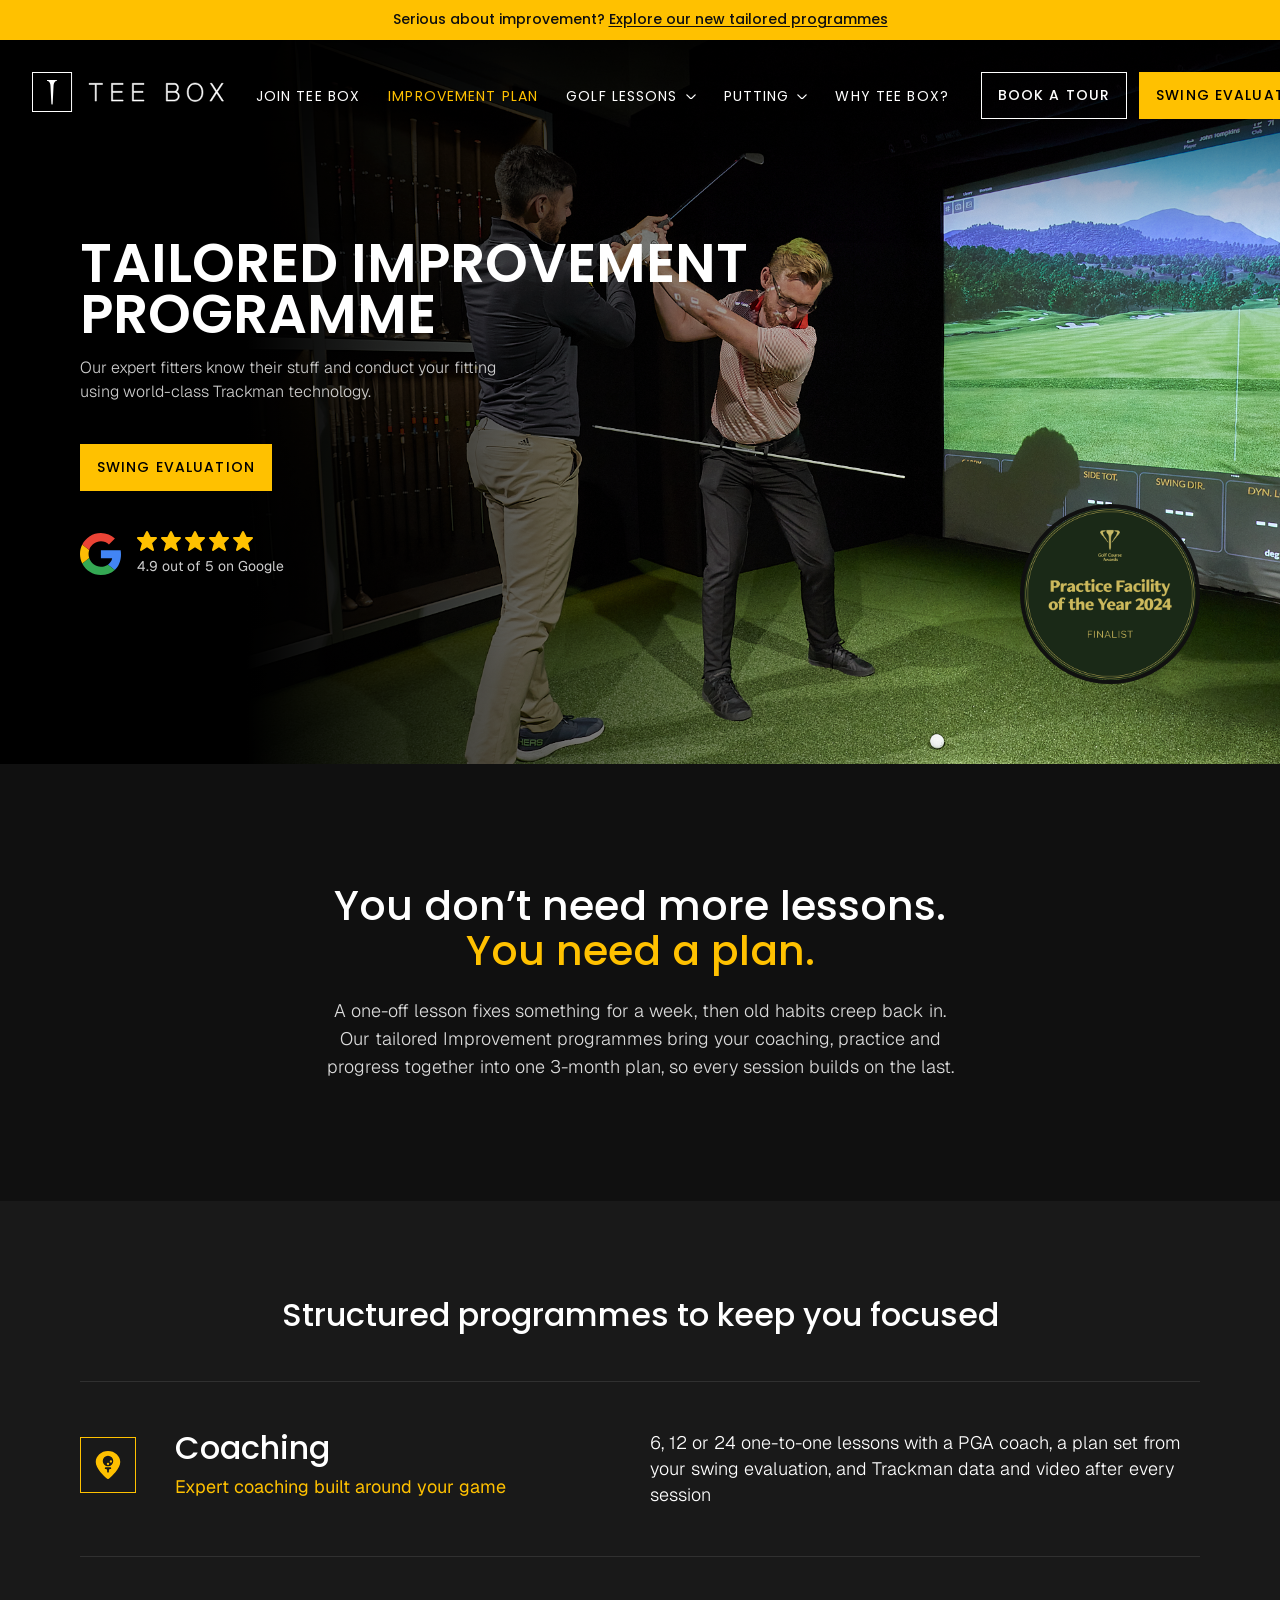
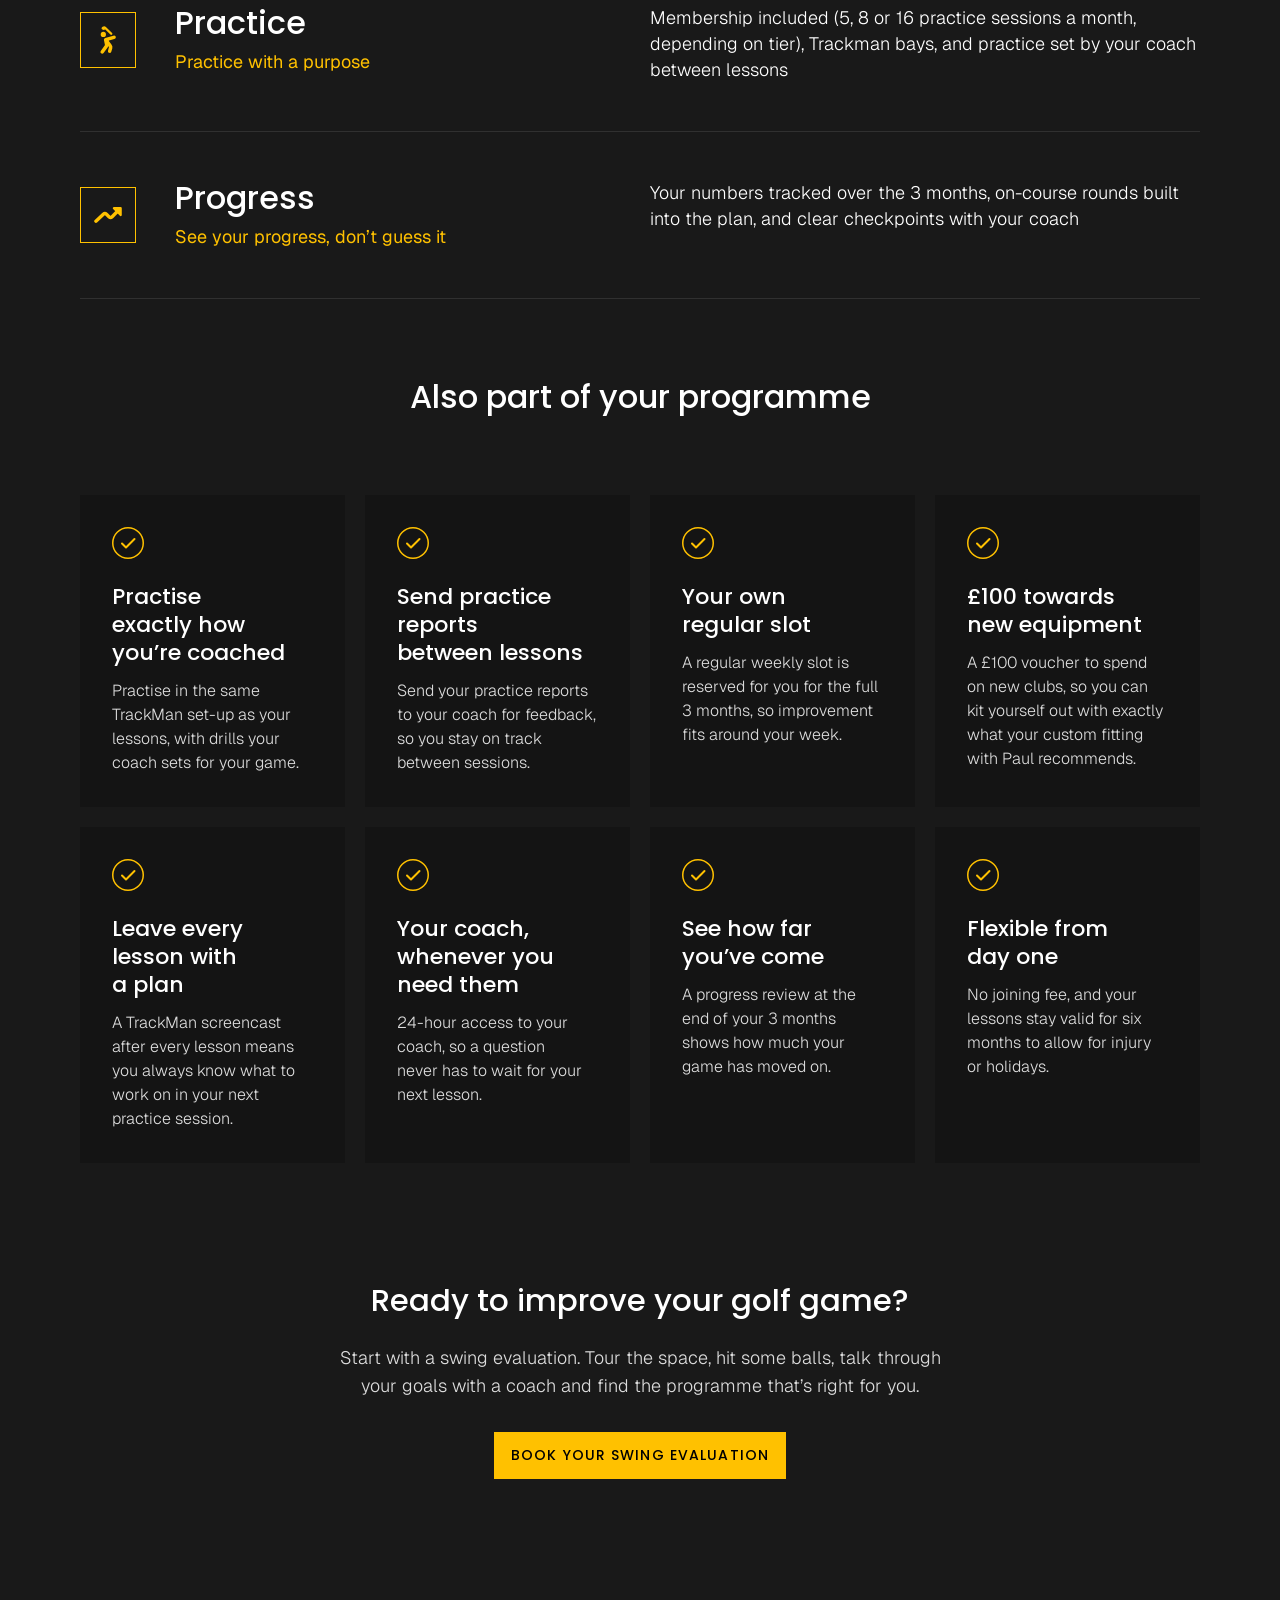
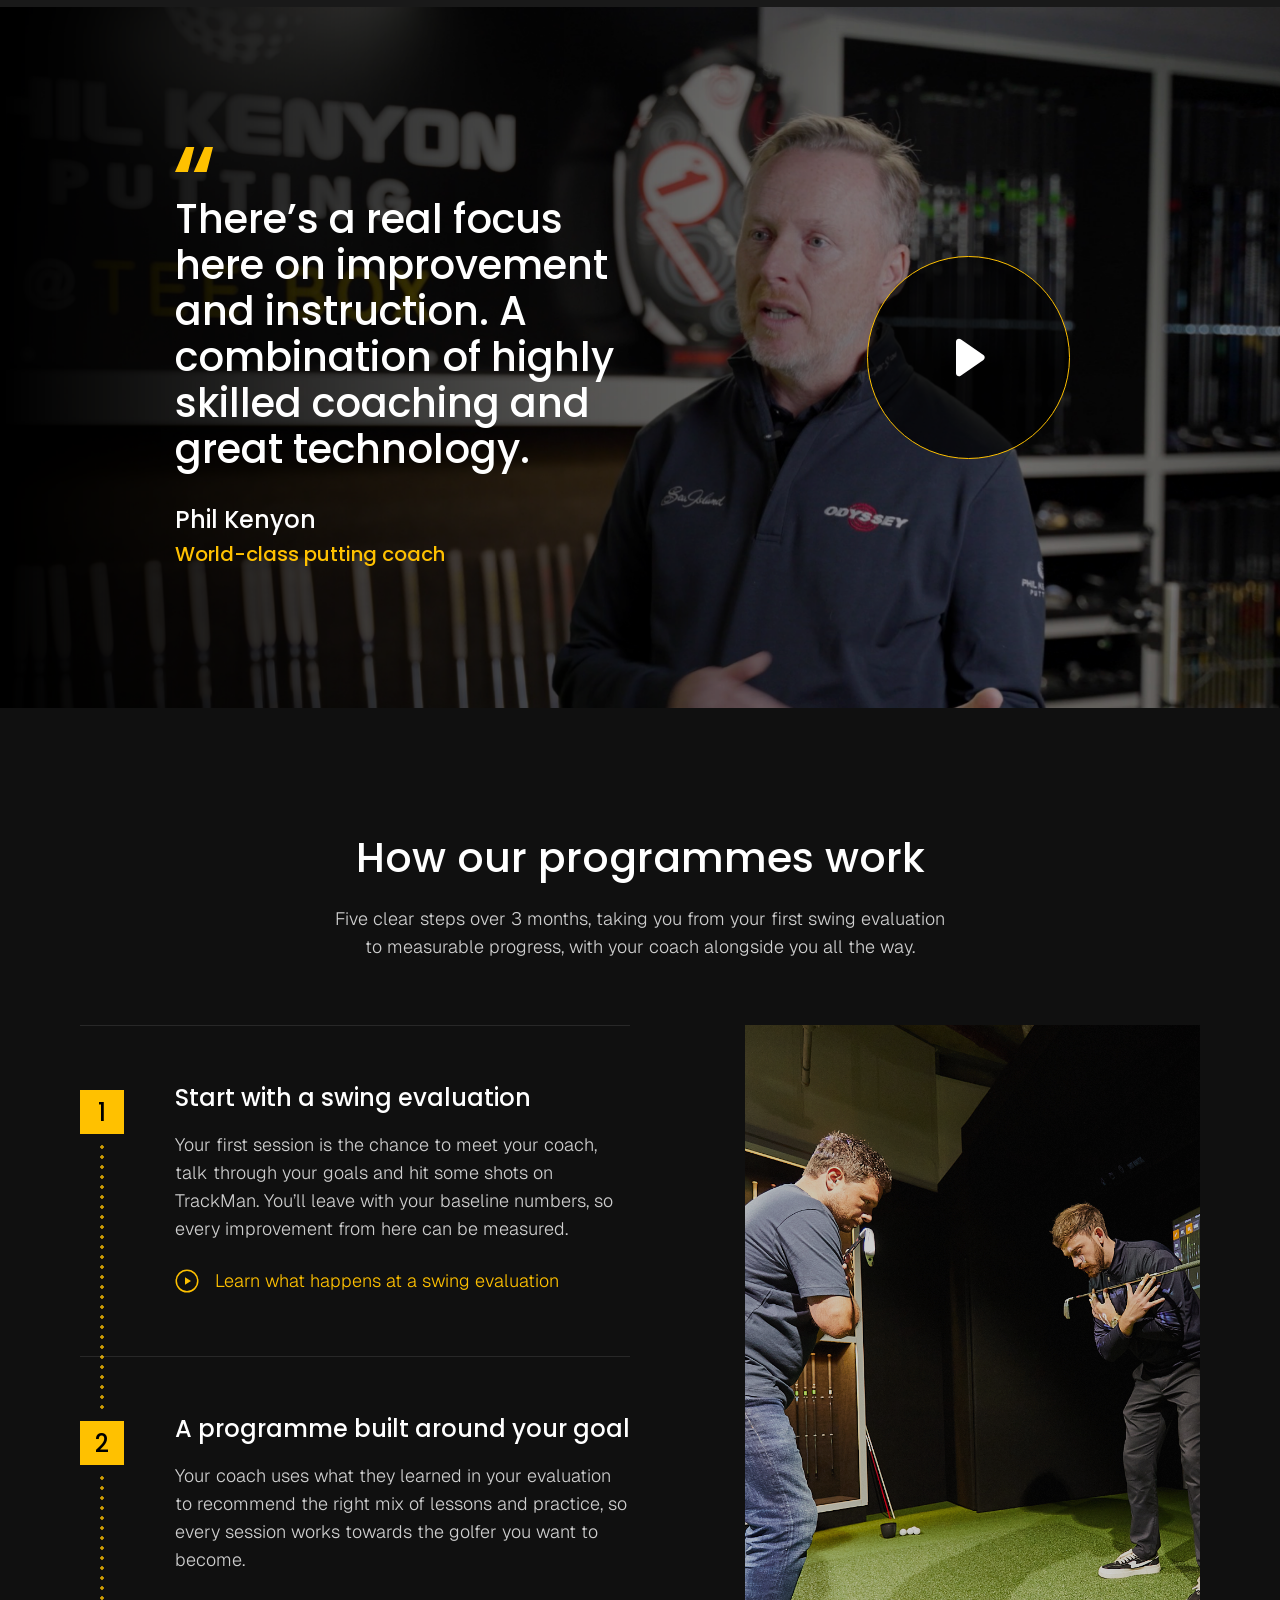
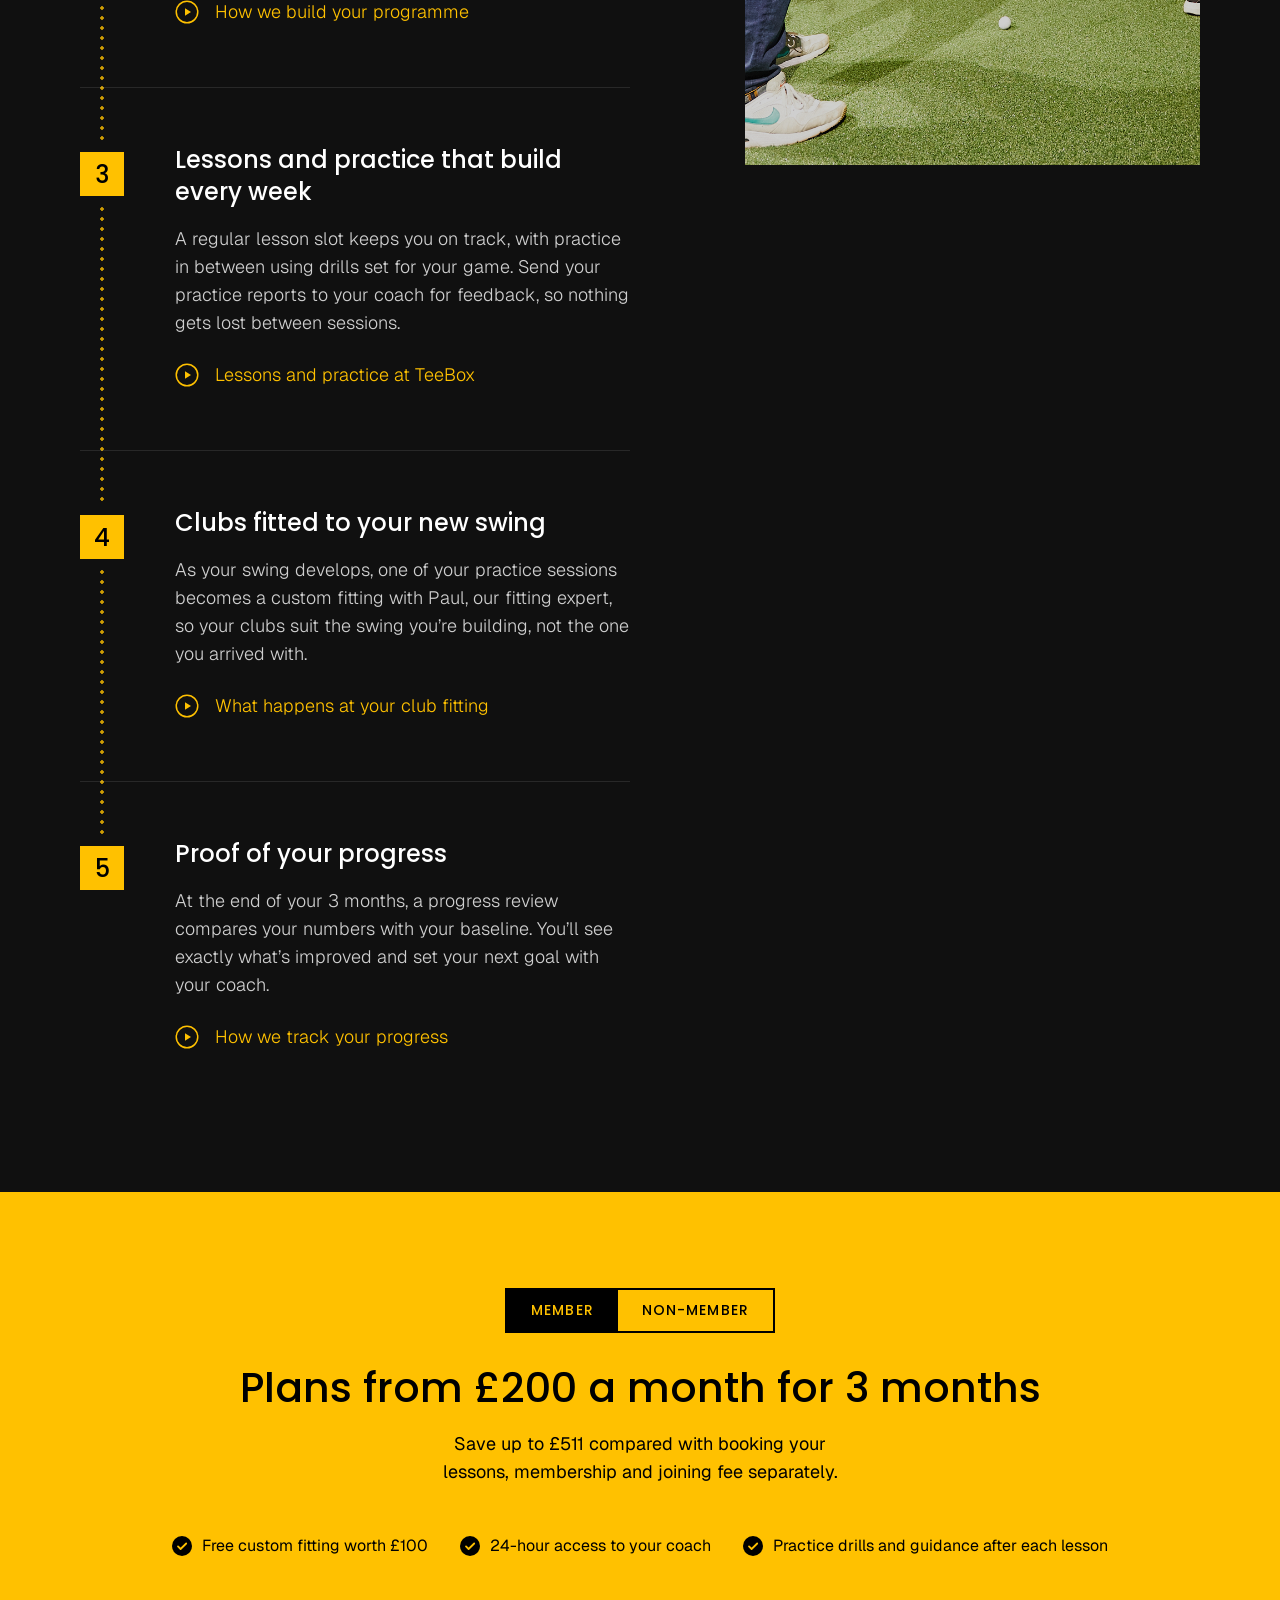
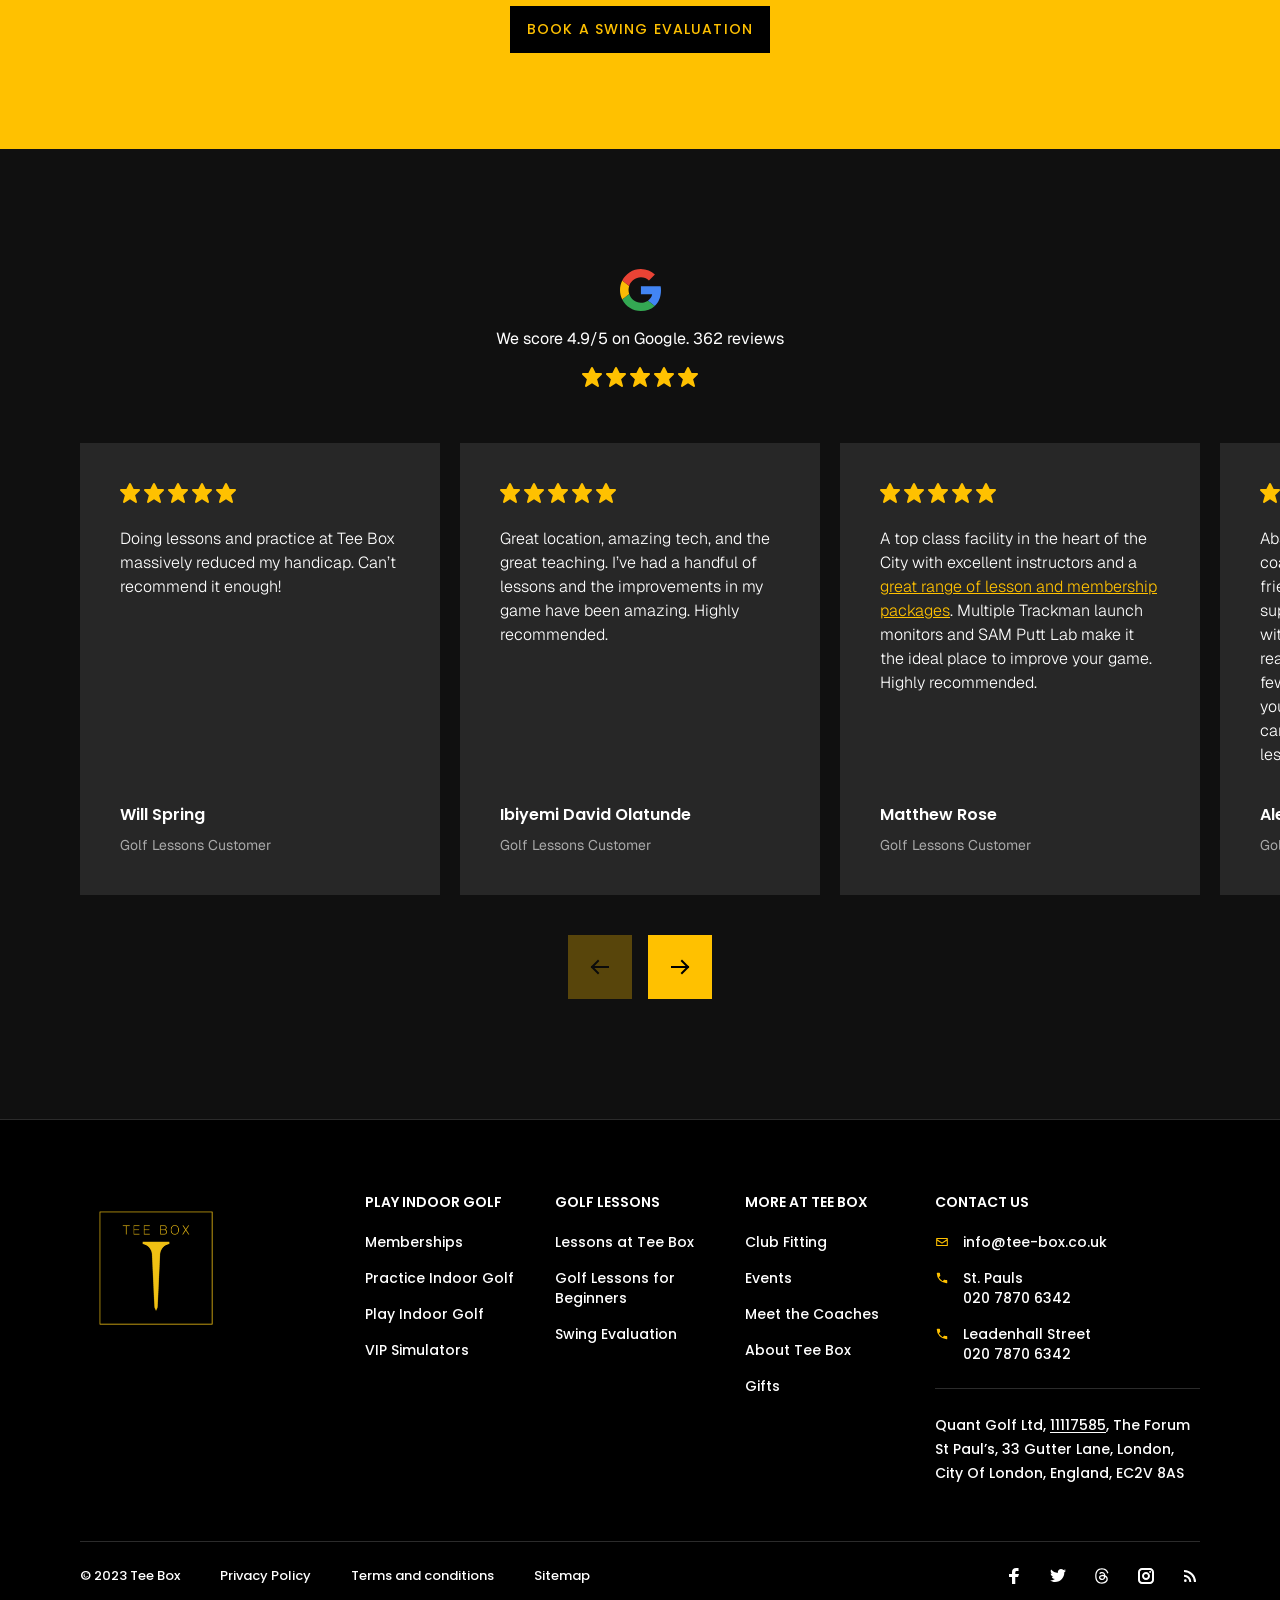
<file: index.html>
<!doctype html>
<html lang="en-GB">
<head>
  <meta charset="utf-8">
  <meta name="viewport" content="width=device-width, initial-scale=1">
  <title>Tailored Improvement Programme | Tee Box</title>
  <!-- Review copy only: keeps the GitHub Pages preview out of search results. Remove when integrating into WordPress. -->
  <meta name="robots" content="noindex, nofollow">
  <meta name="description" content="Tailored 3-month golf improvement programmes at Tee Box: coaching, practice and progress in one plan. Start with a swing evaluation.">

  <link rel="preconnect" href="https://fonts.googleapis.com">
  <link rel="preconnect" href="https://fonts.gstatic.com" crossorigin>
  <link rel="stylesheet" href="https://fonts.googleapis.com/css2?family=Geist:wght@300;400&family=Poppins:wght@300;400;500;600&display=swap">
  <link rel="stylesheet" href="css/teebox-landing.css?v=70">
</head>
<body class="tb-page">

  <a class="tb-skip" href="#main">Skip to content</a>

  <!-- ============ HEADER (Figma 8650:6432) ============ -->
  <header class="tb-header" data-tb-header>
    <div class="tb-topbar">
      <p class="tb-topbar__text">
        Serious about improvement?
        <a href="#">Explore our new tailored programmes</a>
      </p>
    </div>

    <div class="tb-nav">
      <a class="tb-nav__logo" href="/" aria-label="Tee Box home">
        <img src="assets/icons/teebox-logo.svg" width="191.781" height="40" alt="Tee Box">
      </a>

      <button class="tb-nav__toggle" type="button" aria-expanded="false" aria-controls="tb-nav-panel" data-tb-nav-toggle>
        <span class="tb-nav__toggle-bars" aria-hidden="true"></span>
        <span class="tb-visually-hidden">Menu</span>
      </button>

      <div class="tb-nav__panel" id="tb-nav-panel" data-tb-nav-panel>
        <nav class="tb-nav__menu" aria-label="Main">
          <ul>
            <li class="tb-nav__item"><a class="tb-nav__link" href="#">Join Tee Box</a></li>
            <li class="tb-nav__item"><a class="tb-nav__link is-current" href="#" aria-current="page">Improvement plan</a></li>
            <li class="tb-nav__item tb-nav__item--drop" data-tb-drop>
              <button class="tb-nav__link" type="button" aria-expanded="false" aria-controls="tb-drop-lessons">
                Golf lessons
                <svg class="tb-nav__chevron" width="12" height="7" viewBox="0 0 12 7" fill="none" aria-hidden="true"><path d="M1 1l5 5 5-5" stroke="currentColor" stroke-width="1.5" stroke-linecap="round" stroke-linejoin="round"/></svg>
              </button>
              <div class="tb-drop" id="tb-drop-lessons">
                <ul class="tb-drop__panel">
                  <li><a class="tb-drop__link" href="/golf-lessons-london/"><span class="tb-drop__title">Golf Lessons</span><span class="tb-drop__desc">Make serious improvements with London’s best coaches</span></a></li>
                  <li><a class="tb-drop__link" href="/golf-swing-evaluation/"><span class="tb-drop__title">Swing Evaluation</span><span class="tb-drop__desc">One-off session to get a taste of improving at Tee Box</span></a></li>
                  <li><a class="tb-drop__link" href="/coaches/"><span class="tb-drop__title">Meet the Coaches</span><span class="tb-drop__desc">Learn about our team of PGA qualified coaches</span></a></li>
                </ul>
              </div>
            </li>
            <li class="tb-nav__item tb-nav__item--drop" data-tb-drop>
              <button class="tb-nav__link" type="button" aria-expanded="false" aria-controls="tb-drop-putting">
                Putting
                <svg class="tb-nav__chevron" width="12" height="7" viewBox="0 0 12 7" fill="none" aria-hidden="true"><path d="M1 1l5 5 5-5" stroke="currentColor" stroke-width="1.5" stroke-linecap="round" stroke-linejoin="round"/></svg>
              </button>
              <div class="tb-drop" id="tb-drop-putting">
                <ul class="tb-drop__panel">
                  <li><a class="tb-drop__link" href="/putting-hub/"><span class="tb-drop__title">Phil Kenyon Putting</span></a></li>
                  <li><a class="tb-drop__link" href="/putting-lessons/"><span class="tb-drop__title">Putting Lessons</span></a></li>
                  <li><a class="tb-drop__link" href="/putter-fitting/"><span class="tb-drop__title">Putter Fittings</span></a></li>
                </ul>
              </div>
            </li>
            <li class="tb-nav__item"><a class="tb-nav__link" href="#">Why Tee Box?</a></li>
          </ul>
        </nav>

        <div class="tb-nav__actions">
          <a class="tb-btn tb-btn--outline" href="#">Book a tour</a>
          <a class="tb-btn tb-btn--gold" href="#"><span>Swing evaluation</span></a>
        </div>
      </div>
    </div>
  </header>

  <main id="main">

    <!-- Hero + intro share a wrapper so the award badge can pin while you
         scroll, then stop 40px above "Structured programmes…". -->
    <div class="tb-badge-track">
      <div class="tb-badge-rail">
        <img class="tb-hero__badge" src="assets/images/practice-facility-of-the-year-2024.png" width="480" height="480" alt="Golf Course Awards: Practice Facility of the Year 2024, finalist">
      </div>

    <!-- ============ HERO (Figma 8650:6410) ============ -->
    <section class="tb-hero" aria-labelledby="tb-hero-title">
      <div class="tb-hero__media" aria-hidden="true">
        <img class="tb-hero__image" src="assets/images/hero-coaching.jpg" width="2000" height="1333" alt="" fetchpriority="high">
        <div class="tb-hero__fade"></div>
      </div>

      <div class="tb-container tb-hero__content">
        <h1 class="tb-hero__title" id="tb-hero-title">Tailored improvement programme</h1>
        <p class="tb-hero__lead">Our expert fitters know their stuff and conduct your fitting using world-class Trackman technology.</p>

        <div class="tb-hero__ctas">
          <a class="tb-btn tb-btn--gold" href="#"><span>Swing evaluation</span></a>
        </div>

        <div class="tb-rating">
          <img class="tb-rating__logo" src="assets/icons/google-g.svg" width="41" height="42.0002" alt="Google">
          <div class="tb-rating__body">
            <img src="assets/icons/stars.svg" width="116" height="20" alt="5 stars">
            <p class="tb-rating__text">4.9 out of 5 on Google</p>
          </div>
          <!-- Phones only: the award badge sits right of the Google score
               (the pinned .tb-badge-rail copy is hidden below 768px). -->
          <img class="tb-rating__badge" src="assets/images/practice-facility-of-the-year-2024.png" width="480" height="480" alt="Golf Course Awards: Practice Facility of the Year 2024, finalist" loading="lazy">
        </div>
      </div>
    </section>

    <!-- ============ THE PLAN: intro lockup (#101010) ============ -->
    <section class="tb-plan" aria-labelledby="tb-plan-title">
      <div class="tb-container">
        <div class="tb-plan__intro">
          <h2 class="tb-h2 tb-plan__title" id="tb-plan-title">
            You don’t need more lessons.
            <span class="tb-accent">You need a plan.</span>
          </h2>
          <p class="tb-plan__body">A one-off lesson fixes something for a week, then old habits creep back in. Our tailored Improvement programmes bring your coaching, practice and progress together into one 3-month plan, so every session builds on the last.</p>
        </div>
      </div>
    </section>
    </div>

    <!-- ============ STRUCTURED PROGRAMMES: three essentials rows, value-add cards and CTA (#191919, cards #101010) ============ -->
    <section class="tb-pillars-section" aria-labelledby="tb-pillars-title">
      <div class="tb-container">
        <h2 class="tb-plan__sub" id="tb-pillars-title">Structured programmes to keep you focused</h2>

        <!-- Three essentials as stacked full-width rows, in the
             style of "How our programmes work". Icons: Streamline 3.0 (golf pin,
             golf player, graph ascend), source files in assets/icons/streamline/. -->
        <div class="tb-pillars">
          <ul class="tb-pillars__list">
            <li class="tb-pillar">
              <span class="tb-pillar__icon"><svg width="28" height="28" viewBox="0 0 24 24" fill="none" aria-hidden="true"><g> <path d="M12 0C6.21 0 1.5 4.26 1.5 9.5c0 5.75 7.3 12.29 9.54 14.15a1.49 1.49 0 0 0 1.92 0c2.24 -1.87 9.54 -8.4 9.54 -14.15C22.5 4.26 17.79 0 12 0Zm2 15.5a1.25 1.25 0 0 0 -1.25 1.25v1a0.75 0.75 0 0 1 -1.5 0v-1A1.25 1.25 0 0 0 10 15.5a0.75 0.75 0 0 1 0 -1.5h4a0.75 0.75 0 0 1 0 1.5ZM12 13a4.5 4.5 0 1 1 4.5 -4.5A4.51 4.51 0 0 1 12 13Z" fill="currentColor"></path> <path d="M11 11a1 1 0 1 0 2 0 1 1 0 1 0 -2 0" fill="currentColor"></path> <path d="M13.5 9a1 1 0 1 0 2 0 1 1 0 1 0 -2 0" fill="currentColor"></path> </g></svg></span>
              <div class="tb-pillar__head">
                <h3 class="tb-pillar__title">Coaching</h3>
                <p class="tb-pillar__tagline">Expert coaching built around your game</p>
              </div>
              <p class="tb-pillar__text">6, 12 or 24 one-to-one lessons with a PGA coach, a plan set from your swing evaluation, and Trackman data and video after every session</p>
            </li>
            <li class="tb-pillar">
              <span class="tb-pillar__icon"><svg width="28" height="28" viewBox="0 0 24 24" fill="none" aria-hidden="true"><g> <path d="M8 0.38c-1.07 0.34 -1.71 1.23 -1.45 2S8 3.52 8.91 3.24A2.13 2.13 0 0 0 9.37 3a0.26 0.26 0 0 1 0.3 0l4.38 4.39c0.89 0.89 2.39 -0.45 1.44 -1.39L10.21 0.8A2.21 2.21 0 0 0 8 0.38Z" fill="currentColor"></path> <path d="M5.75 7.25a2.25 2.25 0 1 0 4.5 0 2.25 2.25 0 1 0 -4.5 0" fill="currentColor"></path> <path d="M8.58 11.27a1.6 1.6 0 0 0 -0.05 0.77l0.83 4.14a0.57 0.57 0 0 1 -0.09 0.4l-3.48 4.79a1.49 1.49 0 0 0 0.33 2.09 1.43 1.43 0 0 0 0.88 0.29 1.48 1.48 0 0 0 1.21 -0.62l3.49 -4.79a3.56 3.56 0 0 0 0.38 -0.69 0.24 0.24 0 0 1 0.2 -0.15 0.25 0.25 0 0 1 0.23 0.09l0.19 0.26a0.53 0.53 0 0 1 0.08 0.44L12 21.12A1.49 1.49 0 0 0 13 23a1.59 1.59 0 0 0 0.43 0.06A1.49 1.49 0 0 0 14.82 22l0.84 -2.82a3.52 3.52 0 0 0 -0.56 -3.09l-2.37 -3.17a0.22 0.22 0 0 1 0 -0.22 0.26 0.26 0 0 1 0.17 -0.17l4.55 -1.3A1.5 1.5 0 0 0 17 8.25a1.4 1.4 0 0 0 -0.41 0.06l-7 2a1.47 1.47 0 0 0 -1.01 0.96Z" fill="currentColor"></path> </g></svg></span>
              <div class="tb-pillar__head">
                <h3 class="tb-pillar__title">Practice</h3>
                <p class="tb-pillar__tagline">Practice with a purpose</p>
              </div>
              <p class="tb-pillar__text">Membership included (5, 8 or 16 practice sessions a month, depending on tier), Trackman bays, and practice set by your coach between lessons</p>
            </li>
            <li class="tb-pillar">
              <span class="tb-pillar__icon"><svg width="28" height="28" viewBox="0 0 24 24" fill="none" aria-hidden="true"><path d="M1.63 18.75a1.44 1.44 0 0 0 1 -0.39L9 12.4a0.48 0.48 0 0 1 0.67 0l2.13 2.14a3.46 3.46 0 0 0 4.78 0L20.13 11a0.24 0.24 0 0 1 0.34 0l1.7 1.69a0.93 0.93 0 0 0 0.68 0.28 1 1 0 0 0 0.37 -0.07 1 1 0 0 0 0.59 -0.89v-5.8a1 1 0 0 0 -1 -1h-5.75a1 1 0 0 0 -0.68 1.65l1.7 1.69a0.23 0.23 0 0 1 0.07 0.17 0.21 0.21 0 0 1 -0.07 0.17l-3.57 3.58a0.5 0.5 0 0 1 -0.68 0l-2.14 -2.14A3.35 3.35 0 0 0 7 10.29l-6.36 6a1.44 1.44 0 0 0 -0.06 2 1.41 1.41 0 0 0 1.05 0.46Z" fill="currentColor"></path></svg></span>
              <div class="tb-pillar__head">
                <h3 class="tb-pillar__title">Progress</h3>
                <p class="tb-pillar__tagline">See your progress, don’t guess it</p>
              </div>
              <p class="tb-pillar__text">Your numbers tracked over the 3 months, on-course rounds built into the plan, and clear checkpoints with your coach</p>
            </li>
          </ul>
        </div>


        <!-- Value-add cards: everything else that comes with a programme.
             On scroll the cards fade up one after another, once (js: [data-tb-essentials]).
             Eight programme-only benefits (from Liam's feedback: these replace the
             earlier membership-perk cards). -->
        <div class="tb-essentials" data-tb-essentials>
          <h2 class="tb-essentials__title" id="tb-extras-title">Also part of your programme</h2>
          <ul class="tb-extras">
            <li class="tb-extra">
              <img class="tb-extra__check" src="assets/icons/check-circle.svg?v=4" width="32" height="32" alt="">
              <h4 class="tb-extra__title">Practise exactly how you’re coached</h4>
              <p class="tb-extra__text">Practise in the same TrackMan set-up as your lessons, with drills your coach sets for your game.</p>
            </li>
            <li class="tb-extra">
              <img class="tb-extra__check" src="assets/icons/check-circle.svg?v=4" width="32" height="32" alt="">
              <h4 class="tb-extra__title">Send practice reports between lessons</h4>
              <p class="tb-extra__text">Send your practice reports to your coach for feedback, so you stay on track between sessions.</p>
            </li>
            <li class="tb-extra">
              <img class="tb-extra__check" src="assets/icons/check-circle.svg?v=4" width="32" height="32" alt="">
              <h4 class="tb-extra__title">Your own regular slot</h4>
              <p class="tb-extra__text">A regular weekly slot is reserved for you for the full 3 months, so improvement fits around your week.</p>
            </li>
            <li class="tb-extra">
              <img class="tb-extra__check" src="assets/icons/check-circle.svg?v=4" width="32" height="32" alt="">
              <h4 class="tb-extra__title">£100 towards new equipment</h4>
              <p class="tb-extra__text">A £100 voucher to spend on new clubs, so you can kit yourself out with exactly what your custom fitting with Paul recommends.</p>
            </li>
            <li class="tb-extra">
              <img class="tb-extra__check" src="assets/icons/check-circle.svg?v=4" width="32" height="32" alt="">
              <h4 class="tb-extra__title">Leave every lesson with a plan</h4>
              <p class="tb-extra__text">A TrackMan screencast after every lesson means you always know what to work on in your next practice session.</p>
            </li>
            <li class="tb-extra">
              <img class="tb-extra__check" src="assets/icons/check-circle.svg?v=4" width="32" height="32" alt="">
              <h4 class="tb-extra__title">Your coach, whenever you need them</h4>
              <p class="tb-extra__text">24-hour access to your coach, so a question never has to wait for your next lesson.</p>
            </li>
            <li class="tb-extra">
              <img class="tb-extra__check" src="assets/icons/check-circle.svg?v=4" width="32" height="32" alt="">
              <h4 class="tb-extra__title">See how far you’ve come</h4>
              <p class="tb-extra__text">A progress review at the end of your 3 months shows how much your game has moved on.</p>
            </li>
            <li class="tb-extra">
              <img class="tb-extra__check" src="assets/icons/check-circle.svg?v=4" width="32" height="32" alt="">
              <h4 class="tb-extra__title">Flexible from day one</h4>
              <p class="tb-extra__text">No joining fee, and your lessons stay valid for six months to allow for injury or holidays.</p>
            </li>
          </ul>
        </div>

        <!-- CTA lockup (based on the "Ready to improve" block on the live site,
             without the yellow panel) -->
        <div class="tb-cta">
          <h2 class="tb-cta__title">Ready to improve your golf game?</h2>
          <p class="tb-cta__text">Start with a swing evaluation. Tour the space, hit some balls, talk through your goals with a coach and find the programme that’s right for you.</p>
          <a class="tb-btn tb-btn--gold tb-cta__btn" href="#"><span>Book your swing evaluation</span></a>
        </div>
      </div>
    </section>

    <!-- ============ PHIL KENYON QUOTE + VIDEO (Figma 8665:1080) ============
         Static photo with a gradient; the play button opens the full video in
         a pop-up (js/teebox-landing.js section 9) playing phil-kenyon-qa.mp4. -->
    <section class="tb-quote" data-tb-parallax aria-label="Phil Kenyon on coaching at Tee Box">
      <img class="tb-quote__bg" src="assets/images/phil-kenyon.jpg" width="2400" height="1416" alt="" loading="lazy">
      <!-- A muted 15.8s loop of Phil talking (213.56s–229.36s of the Q&A:
           close-up, then two wider angles) over the photo. JS section 13
           loads the phone or desktop size when the section nears the screen
           and pauses it off screen. -->
      <video class="tb-quote__loop" data-tb-quote-loop data-src="assets/video/phil-kenyon-loop.mp4" data-src-desktop="assets/video/phil-kenyon-loop-720.mp4" muted loop playsinline preload="none" aria-hidden="true" tabindex="-1"></video>
      <div class="tb-quote__fade" aria-hidden="true"></div>
      <div class="tb-container tb-quote__layout">
        <figure class="tb-quote__inner">
          <img class="tb-quote__mark" src="assets/icons/quote-mark.svg" width="38" height="25" alt="">
          <blockquote class="tb-quote__text">
            <p>There’s a real focus here on improvement and instruction. A combination of highly skilled coaching and great technology.</p>
          </blockquote>
          <figcaption class="tb-quote__source">
            <span class="tb-quote__name">Phil Kenyon</span>
            <span class="tb-quote__role">World-class putting coach</span>
          </figcaption>
        </figure>
        <button class="tb-quote__play" type="button" data-tb-video-open data-video-src="assets/video/phil-kenyon-qa.mp4" aria-label="Play video: Phil Kenyon on coaching at Tee Box">
          <img src="assets/icons/play-circle.svg" width="203" height="203" alt="">
        </button>
      </div>
    </section>

    <!-- video pop-up, shared by any [data-tb-video-open] button -->
    <dialog class="tb-video" data-tb-video aria-label="Video">
      <button class="tb-video__close" type="button" data-tb-video-close aria-label="Close video">
        <svg width="20" height="20" viewBox="0 0 20 20" fill="none" aria-hidden="true"><path d="M3 3l14 14M17 3L3 17" stroke="currentColor" stroke-width="2" stroke-linecap="round"/></svg>
      </button>
      <video class="tb-video__player" controls playsinline preload="none"></video>
    </dialog>

    <!-- ============ HOW IT WORKS (Figma 8661:554) ============ -->
    <section class="tb-how tb-bleed-grid" aria-labelledby="tb-how-title">
      <div class="tb-how__head">
        <h2 class="tb-h2" id="tb-how-title">How our programmes work</h2>
        <p class="tb-how__intro">Five clear steps over 3 months, taking you from your first swing evaluation to measurable progress, with your coach alongside you all the way.</p>
      </div>

      <div class="tb-how__media">
        <img src="assets/images/how-it-works-coach.jpg" width="2000" height="1333" alt="A Tee Box coach demonstrating a swing position to a golfer in a simulator bay" loading="lazy">
      </div>

      <div class="tb-how__content">
        <ol class="tb-steps" data-tb-steps>
          <li class="tb-step">
            <span class="tb-step__num" aria-hidden="true">1</span>
            <div class="tb-step__body">
              <h3 class="tb-step__title">Start with a swing evaluation</h3>
              <p class="tb-step__text">Your first session is the chance to meet your coach, talk through your goals and hit some shots on TrackMan. You’ll leave with your baseline numbers, so every improvement from here can be measured.</p>
              <button class="tb-step__video" type="button" data-tb-video-open data-video-src="assets/video/swing-evaluation-liam.mp4"><svg class="tb-step__video-icon" width="24" height="24" viewBox="0 0 24 24" fill="none" aria-hidden="true"><circle cx="12" cy="12" r="10.75" stroke="currentColor" stroke-width="1.5"/><path d="M10 8.2v7.6L16 12z" fill="currentColor"/></svg><span>Learn what happens at a swing evaluation</span></button>
            </div>
          </li>
          <li class="tb-step">
            <span class="tb-step__num" aria-hidden="true">2</span>
            <div class="tb-step__body">
              <h3 class="tb-step__title">A programme built around your goal</h3>
              <p class="tb-step__text">Your coach uses what they learned in your evaluation to recommend the right mix of lessons and practice, so every session works towards the golfer you want to become.</p>
              <button class="tb-step__video" type="button" data-tb-video-open data-video-src="assets/video/swing-evaluation-liam.mp4"><svg class="tb-step__video-icon" width="24" height="24" viewBox="0 0 24 24" fill="none" aria-hidden="true"><circle cx="12" cy="12" r="10.75" stroke="currentColor" stroke-width="1.5"/><path d="M10 8.2v7.6L16 12z" fill="currentColor"/></svg><span>How we build your programme</span></button>
            </div>
          </li>
          <li class="tb-step">
            <span class="tb-step__num" aria-hidden="true">3</span>
            <div class="tb-step__body">
              <h3 class="tb-step__title">Lessons and practice that build every week</h3>
              <p class="tb-step__text">A regular lesson slot keeps you on track, with practice in between using drills set for your game. Send your practice reports to your coach for feedback, so nothing gets lost between sessions.</p>
              <button class="tb-step__video" type="button" data-tb-video-open data-video-src="assets/video/swing-evaluation-liam.mp4"><svg class="tb-step__video-icon" width="24" height="24" viewBox="0 0 24 24" fill="none" aria-hidden="true"><circle cx="12" cy="12" r="10.75" stroke="currentColor" stroke-width="1.5"/><path d="M10 8.2v7.6L16 12z" fill="currentColor"/></svg><span>Lessons and practice at TeeBox</span></button>
            </div>
          </li>
          <li class="tb-step">
            <span class="tb-step__num" aria-hidden="true">4</span>
            <div class="tb-step__body">
              <h3 class="tb-step__title">Clubs fitted to your new swing</h3>
              <p class="tb-step__text">As your swing develops, one of your practice sessions becomes a custom fitting with Paul, our fitting expert, so your clubs suit the swing you’re building, not the one you arrived with.</p>
              <button class="tb-step__video" type="button" data-tb-video-open data-video-src="assets/video/swing-evaluation-liam.mp4"><svg class="tb-step__video-icon" width="24" height="24" viewBox="0 0 24 24" fill="none" aria-hidden="true"><circle cx="12" cy="12" r="10.75" stroke="currentColor" stroke-width="1.5"/><path d="M10 8.2v7.6L16 12z" fill="currentColor"/></svg><span>What happens at your club fitting</span></button>
            </div>
          </li>
          <li class="tb-step">
            <span class="tb-step__num" aria-hidden="true">5</span>
            <div class="tb-step__body">
              <h3 class="tb-step__title">Proof of your progress</h3>
              <p class="tb-step__text">At the end of your 3 months, a progress review compares your numbers with your baseline. You’ll see exactly what’s improved and set your next goal with your coach.</p>
              <button class="tb-step__video" type="button" data-tb-video-open data-video-src="assets/video/swing-evaluation-liam.mp4"><svg class="tb-step__video-icon" width="24" height="24" viewBox="0 0 24 24" fill="none" aria-hidden="true"><circle cx="12" cy="12" r="10.75" stroke="currentColor" stroke-width="1.5"/><path d="M10 8.2v7.6L16 12z" fill="currentColor"/></svg><span>How we track your progress</span></button>
            </div>
          </li>
        </ol>
      </div>
    </section>

    <!-- ============ PRICING (gold band) ============
         The full pricing table and the 12-week timeline are archived in
         archive/pricing-table.html and archive/timeline.html.
         Member / Non-member toggle (js section 12) swaps the "from" price and
         line: members £200 a month (6 lessons £600 ÷ 3), non-members £315 a
         month (Silver 6-lesson £945 ÷ 3). The three ticks are the same for both. -->
    <section class="tb-price-cta" id="pricing" aria-labelledby="tb-price-cta-title" data-tb-audience-wrap>
      <div class="tb-container">
        <div class="tb-audience" role="radiogroup" aria-label="Pricing for" data-tb-audience-toggle hidden>
          <button type="button" role="radio" aria-checked="true" data-audience="member">Member</button>
          <button type="button" role="radio" aria-checked="false" tabindex="-1" data-audience="non-member">Non-member</button>
        </div>
        <h2 class="tb-price-cta__title" id="tb-price-cta-title" aria-live="polite">Plans from <span data-tb-audience-price>£200</span> a month for 3 months</h2>
        <p class="tb-price-cta__text" data-tb-audience-text>Save up to £511 compared with booking your lessons, membership and joining fee separately.</p>
        <ul class="tb-price-cta__list">
          <li><svg class="tb-price-cta__tick" width="20" height="20" viewBox="0 0 20 20" fill="none" aria-hidden="true"><circle cx="10" cy="10" r="10" fill="#000"/><path d="M6 10.4l2.6 2.6L14.2 7.5" stroke="#FFC100" stroke-width="1.8" stroke-linecap="round" stroke-linejoin="round"/></svg><span>Free custom fitting worth £100</span></li>
          <li><svg class="tb-price-cta__tick" width="20" height="20" viewBox="0 0 20 20" fill="none" aria-hidden="true"><circle cx="10" cy="10" r="10" fill="#000"/><path d="M6 10.4l2.6 2.6L14.2 7.5" stroke="#FFC100" stroke-width="1.8" stroke-linecap="round" stroke-linejoin="round"/></svg><span>24-hour access to your coach</span></li>
          <li><svg class="tb-price-cta__tick" width="20" height="20" viewBox="0 0 20 20" fill="none" aria-hidden="true"><circle cx="10" cy="10" r="10" fill="#000"/><path d="M6 10.4l2.6 2.6L14.2 7.5" stroke="#FFC100" stroke-width="1.8" stroke-linecap="round" stroke-linejoin="round"/></svg><span>Practice drills and guidance after each lesson</span></li>
        </ul>
        <a class="tb-btn tb-btn--gold tb-btn--dark tb-price-cta__btn" href="#"><span>Book a swing evaluation</span></a>
      </div>
    </section>

    <!-- ============ TESTIMONIALS SLIDER (from tee-box.co.uk/golf-lessons-london/) ============ -->
    <section class="tb-reviews tb-slider" aria-labelledby="tb-reviews-title" data-tb-slider>
      <div class="tb-container tb-reviews__head">
        <img src="assets/icons/google-g.svg" width="41" height="42.0002" alt="">
        <h2 class="tb-reviews__title" id="tb-reviews-title">We score 4.9/5 on Google. 362 reviews</h2>
        <img src="assets/icons/stars.svg" width="116" height="20" alt="5 stars">
      </div>
      <ul class="tb-slider__track" role="region" aria-label="Customer reviews" tabindex="0" data-tb-slider-track>
            <li class="tb-review">
              <img class="tb-review__stars" src="assets/icons/stars.svg" width="116" height="20" alt="5 out of 5 stars">
              <blockquote class="tb-review__quote"><p>Doing lessons and practice at Tee Box massively reduced my handicap. Can’t recommend it enough!</p></blockquote>
              <p class="tb-review__name">Will Spring</p>
              <p class="tb-review__role">Golf Lessons Customer</p>
            </li>
            <li class="tb-review">
              <img class="tb-review__stars" src="assets/icons/stars.svg" width="116" height="20" alt="5 out of 5 stars">
              <blockquote class="tb-review__quote"><p>Great location, amazing tech, and the great teaching. I’ve had a handful of lessons and the improvements in my game have been amazing. Highly recommended.</p></blockquote>
              <p class="tb-review__name">Ibiyemi David Olatunde</p>
              <p class="tb-review__role">Golf Lessons Customer</p>
            </li>
            <li class="tb-review">
              <img class="tb-review__stars" src="assets/icons/stars.svg" width="116" height="20" alt="5 out of 5 stars">
              <blockquote class="tb-review__quote"><p>A top class facility in the heart of the City with excellent instructors and a <a href="/golf-lessons-london/">great range of lesson and membership packages</a>. Multiple Trackman launch monitors and SAM Putt Lab make it the ideal place to improve your game. Highly recommended.</p></blockquote>
              <p class="tb-review__name">Matthew Rose</p>
              <p class="tb-review__role">Golf Lessons Customer</p>
            </li>
            <li class="tb-review">
              <img class="tb-review__stars" src="assets/icons/stars.svg" width="116" height="20" alt="5 out of 5 stars">
              <blockquote class="tb-review__quote"><p>Absolutely top world class service, coaching and facility! Great and friendly environment and always supportive. Love the whole journey with the post lesson video reviews and really could see the results of the first few lessons on the golf course! Thank you guys! Strongly recommend and can’t wait to be back for some more lessons and practice.</p></blockquote>
              <p class="tb-review__name">Alexander Dimitar Stoyanov</p>
              <p class="tb-review__role">Golf Lessons Customer</p>
            </li>
      </ul>
      <div class="tb-container tb-reviews__foot">
        <div class="tb-slider__arrows">
            <button class="tb-slider__arrow" type="button" aria-label="Previous reviews" data-tb-slider-prev><svg width="24" height="24" viewBox="0 0 24 24" fill="none" aria-hidden="true"><path d="M20 12H4m0 0 6-6m-6 6 6 6" stroke="currentColor" stroke-width="2" stroke-linecap="square"/></svg></button>
            <button class="tb-slider__arrow" type="button" aria-label="Next reviews" data-tb-slider-next><svg width="24" height="24" viewBox="0 0 24 24" fill="none" aria-hidden="true"><path d="M4 12h16m0 0-6-6m6 6-6 6" stroke="currentColor" stroke-width="2" stroke-linecap="square"/></svg></button>
          </div>
      </div>
    </section>

  </main>

  <!-- ============ FOOTER (from the live tee-box.co.uk site footer) ============
         Links are the live site's relative URLs, so they resolve once it's in WordPress. -->
  <footer class="tb-footer">
    <div class="tb-container">
      <div class="tb-footer__top">
        <a class="tb-footer__logo" href="/" aria-label="Tee Box home">
          <img src="assets/images/teebox-logo-gold.png" width="152" height="152" alt="Tee Box" loading="lazy">
        </a>
        <nav class="tb-footer__col" aria-label="Play indoor golf">
          <h2 class="tb-footer__heading">Play indoor golf</h2>
          <ul>
            <li><a href="/memberships-2/">Memberships</a></li>
            <li><a href="/practice-golf-in-the-city-of-london/">Practice Indoor Golf</a></li>
            <li><a href="/play-golf-in-london-city-with-friends-playing-golf-courses-in-london/">Play Indoor Golf</a></li>
            <li><a href="#">VIP Simulators</a></li>
          </ul>
        </nav>
        <nav class="tb-footer__col" aria-label="Golf lessons">
          <h2 class="tb-footer__heading">Golf lessons</h2>
          <ul>
            <li><a href="/golf-lessons-london/">Lessons at Tee Box</a></li>
            <li><a href="/golf-lessons-london/beginners/">Golf Lessons for Beginners</a></li>
            <li><a href="/golf-swing-evaluation/">Swing Evaluation</a></li>
          </ul>
        </nav>
        <nav class="tb-footer__col" aria-label="More at Tee Box">
          <h2 class="tb-footer__heading">More at Tee Box</h2>
          <ul>
            <li><a href="/golf-custom-fitting-in-london/">Club Fitting</a></li>
            <li><a href="#">Events</a></li>
            <li><a href="/coaches/">Meet the Coaches</a></li>
            <li><a href="/about-tee-box-golf/">About Tee Box</a></li>
            <li><a href="/gifts/">Gifts</a></li>
          </ul>
        </nav>
        <div class="tb-footer__col tb-footer__contact">
          <h2 class="tb-footer__heading">Contact us</h2>
          <ul>
            <li class="tb-footer__contact-row"><svg width="14" height="14" viewBox="0 0 24 24" fill="currentColor" aria-hidden="true"><path d="M2 5h20v14H2z" opacity="0"/><path d="M3 5h18a1 1 0 0 1 1 1v12a1 1 0 0 1-1 1H3a1 1 0 0 1-1-1V6a1 1 0 0 1 1-1Zm.8 2v.3l8.2 5.4 8.2-5.4V7H3.8Zm16.4 2.7-7.65 5.04a1 1 0 0 1-1.1 0L3.8 9.7V17h16.4V9.7Z"/></svg><a href="mailto:info@tee-box.co.uk">info@tee-box.co.uk</a></li>
            <li class="tb-footer__contact-row"><svg width="14" height="14" viewBox="0 0 24 24" fill="currentColor" aria-hidden="true"><path d="M6.6 10.8a15.1 15.1 0 0 0 6.6 6.6l2.2-2.2a1 1 0 0 1 1-.25 11.4 11.4 0 0 0 3.6.57 1 1 0 0 1 1 1V20a1 1 0 0 1-1 1A17 17 0 0 1 3 4a1 1 0 0 1 1-1h3.5a1 1 0 0 1 1 1c0 1.25.2 2.45.57 3.6a1 1 0 0 1-.25 1l-2.2 2.2Z"/></svg><span>St. Pauls<br><a href="tel:02078706342">020 7870 6342</a></span></li>
            <li class="tb-footer__contact-row"><svg width="14" height="14" viewBox="0 0 24 24" fill="currentColor" aria-hidden="true"><path d="M6.6 10.8a15.1 15.1 0 0 0 6.6 6.6l2.2-2.2a1 1 0 0 1 1-.25 11.4 11.4 0 0 0 3.6.57 1 1 0 0 1 1 1V20a1 1 0 0 1-1 1A17 17 0 0 1 3 4a1 1 0 0 1 1-1h3.5a1 1 0 0 1 1 1c0 1.25.2 2.45.57 3.6a1 1 0 0 1-.25 1l-2.2 2.2Z"/></svg><span>Leadenhall Street<br><a href="tel:02078706342">020 7870 6342</a></span></li>
          </ul>
          <p class="tb-footer__company">Quant Golf Ltd, <a href="https://find-and-update.company-information.service.gov.uk/company/11117585">11117585</a>, The Forum St Paul’s, 33 Gutter Lane, London, City Of London, England, EC2V 8AS</p>
        </div>
      </div>

      <div class="tb-footer__bottom">
        <div class="tb-footer__legal">
          <p>© 2023 Tee Box</p>
          <a href="/privacy-policy/">Privacy Policy</a>
          <a href="/terms-of-use/">Terms and conditions</a>
          <a href="/sitemap/">Sitemap</a>
        </div>
        <ul class="tb-footer__social" aria-label="Tee Box on social media">
          <li><a href="https://www.facebook.com/TeeBoxLondon/" aria-label="Facebook"><img src="assets/icons/facebook.svg" width="10" height="16" alt=""></a></li>
          <li><a href="https://twitter.com/TeeBoxLondon" aria-label="Twitter"><img src="assets/icons/twitter.svg" width="16" height="13" alt=""></a></li>
          <li><a href="https://www.threads.net/@tee_box_london" aria-label="Threads"><svg width="16" height="16" viewBox="0 0 24 24" fill="currentColor" aria-hidden="true"><path d="M17.3 11.2c-.1-.05-.2-.1-.3-.14-.18-3.3-1.98-5.2-5-5.2h-.04c-1.8 0-3.3.77-4.23 2.17l1.66 1.14c.7-1.05 1.8-1.27 2.57-1.27h.03c1 0 1.74.3 2.23.86.36.41.6.98.71 1.7a12.8 12.8 0 0 0-2.87-.14c-2.88.17-4.74 1.85-4.61 4.18.06 1.18.65 2.2 1.65 2.86.85.56 1.94.83 3.08.77 1.5-.08 2.68-.65 3.5-1.7.62-.8 1.01-1.82 1.19-3.11.71.43 1.24 1 1.53 1.68.5 1.17.53 3.08-1.03 4.64-1.37 1.37-3.01 1.96-5.5 1.98-2.76-.02-4.85-.9-6.2-2.63C4.4 17.4 3.74 15.1 3.7 12c.03-3.1.69-5.4 1.97-7.03 1.36-1.73 3.45-2.61 6.21-2.63 2.78.02 4.9.91 6.31 2.64.69.85 1.21 1.91 1.55 3.15l1.95-.52c-.41-1.53-1.07-2.85-1.96-3.95C17.92 1.5 15.29.38 11.9.36h-.01C8.5.38 5.9 1.5 4.17 3.7 2.62 5.65 1.82 8.37 1.8 11.99v.02c.03 3.62.82 6.34 2.37 8.3 1.73 2.19 4.33 3.32 7.72 3.34h.01c3-.02 5.13-.81 6.88-2.56 2.3-2.3 2.23-5.17 1.47-6.94-.54-1.27-1.58-2.3-2.95-2.95Zm-5.2 4.88c-1.25.07-2.55-.49-2.62-1.69-.05-.89.63-1.88 2.68-2 .23-.01.46-.02.69-.02.74 0 1.44.07 2.07.21-.24 2.95-1.62 3.43-2.82 3.5Z"/></svg></a></li>
          <li><a href="https://www.instagram.com/tee_box_london/" aria-label="Instagram"><img src="assets/icons/instagram.svg" width="16" height="16" alt=""></a></li>
          <li><a href="https://www.tee-box.co.uk/feed/" aria-label="RSS feed"><svg width="16" height="16" viewBox="0 0 24 24" fill="currentColor" aria-hidden="true"><path d="M5 17a2 2 0 1 1 0 4 2 2 0 0 1 0-4Zm-2-7a11 11 0 0 1 11 11h-3a8 8 0 0 0-8-8v-3Zm0-7a18 18 0 0 1 18 18h-3A15 15 0 0 0 3 6V3Z"/></svg></a></li>
        </ul>
      </div>
    </div>
  </footer>

  <script src="js/teebox-landing.js?v=18" defer></script>
  <!-- DEV ONLY: press G on localhost to toggle the 12-col layout grid. Safe to remove. -->
  <script src="js/teebox-grid.js?v=2" defer></script>
</body>
</html>
</file>
<file: css/teebox-landing.css>
/* =========================================================================
   Tee Box: Tailored Improvement Programme landing page
   Source: Figma "TeeBox" / Landing Page - Fitting (node 8642:688), 1600px artboard
   Every class is prefixed `tb-` so it won't collide with the WordPress theme.
   ========================================================================= */

/* ---------- Tokens ---------- */
:root {
  --tb-gold: #ffc100;          /* TB : Gold */
  --tb-white: #ffffff;         /* TB : White */
  --tb-black: #000000;
  --tb-ink: #0f0f0f;           /* top bar text */
  --tb-bg: #191919;            /* page background */
  --tb-bg-deep: #101010;       /* essentials / how-it-works panels */
  --tb-line: #2b2b2b;          /* essentials divider */
  --tb-line-soft: rgba(255, 255, 255, 0.1);
  --tb-text-muted: rgba(255, 255, 255, 0.8);

  --tb-font: "Poppins", system-ui, -apple-system, "Segoe UI", sans-serif;
  --tb-font-body: "Geist", system-ui, -apple-system, "Segoe UI", sans-serif; /* paragraph copy */

  --tb-max: 1600px;
  --tb-gutter: 80px;           /* outer margin of the 12-col grid at desktop */
  --tb-cols: 12;
  --tb-col-gap: 20px;          /* grid gutter */
  --tb-gutter-header: 32px;
  --tb-tracking: 0.08em;       /* 1.12px @ 14px */
}

@media (max-width: 1023px) {
  :root { --tb-gutter: 32px; }
}
@media (max-width: 599px) {
  :root { --tb-gutter: 20px; --tb-gutter-header: 20px; }
}

/* ---------- Base (scoped to the landing page body) ---------- */
.tb-page {
  margin: 0;
  background: var(--tb-bg);
  color: var(--tb-white);
  font-family: var(--tb-font);
  -webkit-font-smoothing: antialiased;
  -moz-osx-font-smoothing: grayscale;
}
/* :where() keeps these resets at zero specificity so component classes always win */
:where(.tb-page) *,
:where(.tb-page) *::before,
:where(.tb-page) *::after { box-sizing: border-box; }
:where(.tb-page) img { display: block; max-width: 100%; }
:where(.tb-page) :where(h1, h2, h3, p) { margin: 0; }

/* Full-bleed 12-col grid: edge tracks absorb the margin, inner tracks match the
   dev overlay (js/teebox-grid.js). Line 2 = col 1 start, line 14 = col 12 end. */
.tb-bleed-grid {
  display: grid;
  column-gap: var(--tb-col-gap);
  grid-template-columns:
    minmax(calc(var(--tb-gutter) - var(--tb-col-gap)), 1fr)
    repeat(var(--tb-cols), minmax(0, calc((var(--tb-max) - 2 * var(--tb-gutter) - (var(--tb-cols) - 1) * var(--tb-col-gap)) / var(--tb-cols))))
    minmax(calc(var(--tb-gutter) - var(--tb-col-gap)), 1fr);
}

.tb-container {
  width: 100%;
  max-width: var(--tb-max);
  margin-inline: auto;
  padding-inline: var(--tb-gutter);
}

.tb-accent { color: var(--tb-gold); }

.tb-visually-hidden {
  position: absolute !important;
  width: 1px; height: 1px;
  overflow: hidden; clip: rect(0 0 0 0); clip-path: inset(50%);
  white-space: nowrap;
}

.tb-skip {
  position: absolute; left: 16px; top: -100px; z-index: 100;
  padding: 12px 16px; background: var(--tb-gold); color: var(--tb-black);
  font-weight: 500; text-decoration: none;
}
.tb-skip:focus { top: 16px; }

.tb-page a:focus-visible,
.tb-page button:focus-visible {
  outline: 2px solid var(--tb-gold);
  outline-offset: 3px;
}

/* ---------- Shared type ---------- */
.tb-h2 {
  font-weight: 500;
  font-size: clamp(32px, 2.2vw + 13px, 48px);
  line-height: 1.0834; /* 52 / 48 */
}

/* ---------- Buttons & links ---------- */
.tb-btn {
  display: inline-flex;
  align-items: center;
  justify-content: center;
  padding: 12px 16px;
  font-family: var(--tb-font);
  font-weight: 500;
  font-size: 14px;
  line-height: 1.5;
  letter-spacing: var(--tb-tracking);
  text-transform: uppercase;
  text-decoration: none;
  white-space: nowrap;
  border: 1px solid transparent;
  transition: background-color .2s ease, color .2s ease, border-color .2s ease;
}
/* Primary (gold) buttons: square-cornered take on Codrops "Button Hover
   Styles" #1 (Pan), turned sideways. A 2px gold outline is always there.
   On hover the gold fill (with its black label) wipes out to the right,
   leaving a gold label in the outline; on mouse-out it wipes back in from the
   left, so the movement always travels left to right.
   Without JS (or with reduced motion) it's a simple swap: gold fill/black
   label at rest, outline/gold label on hover. */
.tb-btn--gold {
  --tb-btn-fill: var(--tb-gold);       /* fill + outline colour */
  --tb-btn-fill-text: var(--tb-black); /* label on the fill */
  position: relative;
  overflow: hidden;
  padding: 0;
  border: 2px solid var(--tb-btn-fill);
  background: var(--tb-btn-fill);
  color: var(--tb-btn-fill-text);
  transition: background-color .2s ease, color .2s ease;
}
.tb-btn--gold > span {
  display: block;
  width: 100%;          /* label and its gold copy always share one box */
  padding: 11px 15px;   /* + 2px border = same size as other buttons */
  text-align: center;
}
.tb-btn--gold:hover,
.tb-btn--gold:focus-visible { background: transparent; color: var(--tb-btn-fill); }

/* JS enhancement (.tb-btn--wipe): the base label is gold on transparent, and
   a copy of it (.tb-btn__fill: gold background, black text) is clipped away */
.tb-btn--wipe,
.tb-btn--wipe:hover,
.tb-btn--wipe:focus-visible {
  background: transparent;
  color: var(--tb-btn-fill);
  transition: none;
}
/* the copy is a twin <span> laid exactly over the label (same padding), so
   text and line breaks match at every width */
.tb-btn--gold > .tb-btn__fill {
  position: absolute;
  inset: 0;
  background: var(--tb-btn-fill);
  color: var(--tb-btn-fill-text);
  pointer-events: none;
}
.tb-btn--wipe.is-wipe-out .tb-btn__fill { animation: tb-wipe-out .45s cubic-bezier(.7, 0, .2, 1) forwards; }
.tb-btn--wipe.is-wipe-in  .tb-btn__fill { animation: tb-wipe-in  .45s cubic-bezier(.7, 0, .2, 1) forwards; }
@keyframes tb-wipe-out { from { clip-path: inset(0 0 0 0); }    to { clip-path: inset(0 0 0 100%); } }
@keyframes tb-wipe-in  { from { clip-path: inset(0 100% 0 0); } to { clip-path: inset(0 0 0 0); } }
/* reversed primary for gold backgrounds: black fill with gold label; on
   hover the black wipes away leaving a black outline and black label */
.tb-btn--dark {
  --tb-btn-fill: var(--tb-black);
  --tb-btn-fill-text: var(--tb-gold);
}
.tb-btn--outline { color: var(--tb-white); border-color: var(--tb-white); }
.tb-btn--outline:hover { background: var(--tb-white); color: var(--tb-black); }

.tb-textlink {
  color: var(--tb-white);
  font-weight: 500;
  font-size: 14px;
  letter-spacing: var(--tb-tracking);
  text-transform: uppercase;
  text-decoration: underline;
  text-underline-offset: 3px;
  white-space: nowrap;
}
.tb-textlink:hover { color: var(--tb-gold); }

@media (max-width: 599px) {
  .tb-btn { white-space: normal; text-align: center; }
}

/* =========================================================================
   Header (overlays the hero)
   ========================================================================= */
.tb-header {
  position: absolute;
  inset: 0 0 auto 0;
  z-index: 20;
}
/* 243px black → transparent fade behind the header (Figma 8650:6432) */
.tb-header::before {
  content: "";
  position: absolute;
  inset: 0 0 auto 0;
  height: 243px;
  background: linear-gradient(to bottom, var(--tb-black), rgba(0, 0, 0, 0));
  pointer-events: none;
  z-index: -1;
}

.tb-topbar {
  background: var(--tb-gold);
  color: var(--tb-ink);
  min-height: 40px;
  display: flex;
  align-items: center;
  justify-content: center;
  padding: 10px var(--tb-gutter-header);
  text-align: center;
}
.tb-topbar__text { font-weight: 500; font-size: 14px; line-height: 1.4; }
.tb-topbar__text a { color: inherit; text-decoration: underline; text-underline-offset: 2px; }

/* Full viewport width (no 1600 cap): logo and CTAs sit 32px from the
   viewport edges and 32px below the top bar, per Figma 8650:6435 */
.tb-nav {
  position: relative;
  height: 100px;
  padding: 32px var(--tb-gutter-header) 0;
  display: flex;
  align-items: flex-start;
}
.tb-nav__logo { flex: none; }
.tb-nav__logo img { height: 40px; width: auto; }

.tb-nav__panel {
  flex: 1;
  display: flex;
  align-items: center;
  justify-content: flex-end;
}
.tb-nav__menu {
  position: absolute;
  left: 50%;
  top: 42px; /* Figma: nav labels at y=42 in the 100px header row */
  transform: translateX(-50%);
}
.tb-nav__menu ul {
  list-style: none;
  margin: 0;
  padding: 0;
  display: flex;
  align-items: center;
  gap: clamp(28px, 3vw, 48px);
}
.tb-nav__link {
  display: inline-flex;
  align-items: center;
  gap: 8px;
  color: var(--tb-white);
  font-size: 14px;
  letter-spacing: var(--tb-tracking);
  text-transform: uppercase;
  text-decoration: none;
  white-space: nowrap;
}
.tb-nav__link:hover,
.tb-nav__link.is-current { color: var(--tb-gold); }
.tb-nav__chevron { width: 10px; height: auto; transition: transform .2s ease; }
/* dropdown triggers are buttons: reset to look like the links */
button.tb-nav__link { background: none; border: 0; padding: 0; font-family: inherit; font-weight: inherit; line-height: inherit; cursor: pointer; }

/* ---- Dropdowns (Golf lessons, Putting) ---- */
.tb-nav__item--drop { position: relative; }
.tb-drop {
  position: absolute;
  left: -40px;
  top: 100%;
  padding-top: 24px;           /* hover bridge between the label and the panel */
  opacity: 0;
  visibility: hidden;
  transform: translateY(6px);
  transition: opacity .2s ease, transform .2s ease, visibility 0s linear .2s;
  z-index: 30;
}
.tb-nav__item--drop:hover .tb-drop,
.tb-nav__item--drop:focus-within .tb-drop,
.tb-nav__item--drop.is-open .tb-drop {
  opacity: 1;
  visibility: visible;
  transform: none;
  transition-delay: 0s;
}
.tb-nav__item--drop:hover .tb-nav__chevron,
.tb-nav__item--drop.is-open .tb-nav__chevron { transform: rotate(180deg); }
.tb-nav__menu .tb-drop__panel {
  display: grid;
  gap: 28px;
  width: max-content;
  max-width: 460px;
  margin: 0;
  padding: 40px;
  list-style: none;
  background: var(--tb-white);
  box-shadow: 0 16px 40px rgba(0, 0, 0, 0.35);
}
.tb-drop__link { display: block; color: var(--tb-black); text-decoration: none; }
.tb-drop__title { display: block; font-weight: 600; font-size: 18px; line-height: 24px; }
.tb-drop__desc { display: block; margin-top: 4px; font-size: 15px; line-height: 22px; color: #7a7a7a; }
.tb-drop__link:hover .tb-drop__title,
.tb-drop__link:focus-visible .tb-drop__title { text-decoration: underline; text-underline-offset: 3px; }

.tb-nav__actions { display: flex; gap: 12px; }

.tb-nav__toggle { display: none; }

/* Narrow desktop: the centred menu would collide with the buttons, so let it flow */
@media (min-width: 1280px) and (max-width: 1499px) {
  .tb-nav__panel { justify-content: space-between; padding-left: 32px; gap: 32px; }
  .tb-nav__menu { position: static; transform: none; margin-inline: auto; }
  .tb-nav__menu ul { gap: 28px; }
}

/* ---- Mobile / tablet nav ---- */
@media (max-width: 1279px) {
  .tb-nav { height: 80px; padding-top: 0; align-items: center; justify-content: space-between; }
  .tb-nav__logo img { height: 32px; }

  .tb-nav__toggle {
    display: inline-flex;
    align-items: center;
    justify-content: center;
    width: 44px; height: 44px;
    padding: 0;
    background: none;
    border: 0;
    cursor: pointer;
  }
  .tb-nav__toggle-bars,
  .tb-nav__toggle-bars::before,
  .tb-nav__toggle-bars::after {
    display: block;
    width: 24px; height: 2px;
    background: var(--tb-white);
    transition: transform .2s ease, opacity .2s ease;
  }
  .tb-nav__toggle-bars { position: relative; }
  .tb-nav__toggle-bars::before,
  .tb-nav__toggle-bars::after { content: ""; position: absolute; left: 0; }
  .tb-nav__toggle-bars::before { top: -7px; }
  .tb-nav__toggle-bars::after  { top: 7px; }
  .tb-nav__toggle[aria-expanded="true"] .tb-nav__toggle-bars { background: transparent; }
  .tb-nav__toggle[aria-expanded="true"] .tb-nav__toggle-bars::before { transform: translateY(7px) rotate(45deg); }
  .tb-nav__toggle[aria-expanded="true"] .tb-nav__toggle-bars::after  { transform: translateY(-7px) rotate(-45deg); }

  .tb-nav__panel {
    position: absolute;
    top: 100%;
    left: 0; right: 0;
    flex-direction: column;
    align-items: stretch;
    gap: 32px;
    padding: 24px var(--tb-gutter-header) 32px;
    background: var(--tb-black);
    border-top: 1px solid var(--tb-line);
    display: none;
  }
  .tb-nav__panel.is-open { display: flex; }

  .tb-nav__menu { position: static; transform: none; }
  .tb-nav__menu ul { flex-direction: column; align-items: flex-start; gap: 0; }
  .tb-nav__menu li { width: 100%; border-bottom: 1px solid var(--tb-line); }
  .tb-nav__link { padding: 16px 0; width: 100%; }
  button.tb-nav__link { padding: 16px 0; justify-content: space-between; }
  /* dropdowns become accordions in the mobile menu */
  .tb-drop { position: static; padding: 0 0 16px; opacity: 1; visibility: visible; transform: none; display: none; }
  .tb-nav__item--drop:hover .tb-drop { display: none; }
  .tb-nav__item--drop.is-open .tb-drop { display: block; }
  .tb-nav__item--drop:hover .tb-nav__chevron { transform: none; }
  .tb-nav__item--drop.is-open .tb-nav__chevron { transform: rotate(180deg); }
  .tb-nav__menu .tb-drop__panel { width: auto; max-width: none; padding: 0 0 0 16px; gap: 16px; background: none; box-shadow: none; }
  .tb-nav__menu .tb-drop__panel li { border: 0; }
  .tb-drop__link { color: var(--tb-white); }
  .tb-drop__title { font-size: 16px; }
  .tb-drop__desc { color: var(--tb-text-muted); font-size: 14px; }

  .tb-nav__actions { flex-wrap: wrap; }
  .tb-nav__actions .tb-btn { flex: 1 1 auto; }
}

/* =========================================================================
   Hero (Figma 8650:6410)
   ========================================================================= */
.tb-hero {
  position: relative;
  overflow: hidden;
  background: var(--tb-black);
  min-height: 764px;
  display: flex;
  align-items: flex-start;
}
.tb-hero__media { position: absolute; inset: 0; }
/* 1333×889 image at x=309, y=-18 on the 1600×764 frame */
.tb-hero__image {
  position: absolute;
  left: 19.3125%;
  top: -18px;
  width: 83.3125%;
  height: calc(100% + 125px); /* 889px at the 764px design height */
  max-width: none;
  object-fit: cover;
  object-position: 50% 50%;
}
/* 886px black → transparent fade starting at the image's left edge */
.tb-hero__fade {
  position: absolute;
  top: 0; bottom: 0;
  left: 19.3125%;
  width: 55.375%;
  background: linear-gradient(to right, var(--tb-black), rgba(0, 0, 0, 0));
}

/* Award badge: starts bottom-right of the hero (80px from the right and the
   hero's bottom), pins in place as you scroll, and stops with its centre on
   the middle of the "You need a plan" block. The rail runs from the badge's starting
   spot to 40px above the end of .tb-badge-track; the badge is sticky inside it. */
.tb-badge-track { position: relative; }
.tb-badge-rail {
  --tb-badge-size: 180px; /* 172px image + 4px stroke each side */
  position: absolute;
  z-index: 15;
  right: var(--tb-gutter);
  top: calc(764px - 80px - var(--tb-badge-size)); /* hero is 764px tall on desktop */
  /* stops with the badge centred on the middle of the "You need a plan" block;
     JS (section 11) measures that block and sets --tb-badge-stop */
  bottom: var(--tb-badge-stop, 40px);
  width: var(--tb-badge-size);
  pointer-events: none;
}
.tb-hero__badge {
  position: sticky;
  top: min(calc(764px - 80px - var(--tb-badge-size)), calc(100vh - 80px - var(--tb-badge-size)));
  display: block;
  width: 172px;
  height: 172px;
  max-width: none;
  border: 4px solid var(--tb-bg-deep); /* #101010, same as the "You need a plan" block */
  border-radius: 50%;
  box-sizing: content-box;
  pointer-events: auto;
}
.tb-hero__content {
  position: relative;
  z-index: 1;
  padding-top: 238px;
  padding-bottom: 96px;
}
.tb-hero__title {
  max-width: 758px;
  font-weight: 600;
  font-size: clamp(40px, 3vw + 16px, 64px);
  line-height: 0.9375; /* 60 / 64 */
  text-transform: uppercase;
}
.tb-hero__lead {
  max-width: 457px;
  margin-top: 16px;
  font-size: 16px;
  line-height: 1.5;
  color: var(--tb-text-muted);
}
.tb-hero__ctas {
  display: flex;
  flex-wrap: wrap;
  align-items: center;
  gap: 16px 32px;
  margin-top: 40px;
}

.tb-rating {
  display: flex;
  align-items: center;
  gap: 16px;
  margin-top: 40px;
}
.tb-rating__logo { flex: none; }
.tb-rating__body { display: flex; flex-direction: column; gap: 6px; }
.tb-rating__text { font-size: 14px; line-height: 1.4; color: var(--tb-text-muted); }
.tb-rating__badge { display: none; } /* phones only, see below */

@media (max-width: 767px) {
  .tb-hero { min-height: 0; }
  /* phones: a shorter image pinned to the top of the hero, so less of the
     photo is cropped away; black below it */
  .tb-hero__media { bottom: auto; height: var(--tb-hero-img-h); }
  .tb-hero {
    --tb-hero-img-h: 440px;
  }
  .tb-hero__image {
    left: 0; top: 0;
    width: 100%; height: 100%;
    /* 34% puts the golfers about 80px further right than 62% did,
       keeping a good amount of the simulator screen */
    object-position: 34% 0;
  }
  /* lighter than desktop: clear over the photo, black only behind the copy */
  .tb-hero__fade {
    left: 0; width: 100%;
    background: linear-gradient(to top, var(--tb-black) 4%, rgba(0, 0, 0, 0.6) 28%, rgba(0, 0, 0, 0) 60%);
  }
  .tb-header::before {
    height: 180px;
    background: linear-gradient(to bottom, rgba(0, 0, 0, 0.6), rgba(0, 0, 0, 0));
  }
  .tb-hero__content { padding-top: 336px; padding-bottom: 56px; }
  .tb-hero__ctas { margin-top: 16px; } /* same as headline → subheadline */
  /* phones: the award badge sits right of the Google score, centred on it,
     instead of pinning in the hero */
  .tb-badge-rail { display: none; }
  .tb-rating__badge {
    display: block;
    flex: none;
    margin-left: auto;
    width: 96px;
    height: 96px;
    border: 4px solid var(--tb-bg-deep);
    border-radius: 50%;
    box-sizing: content-box;
  }
}

/* =========================================================================
   The plan: intro + three essentials on a dotted progress rail
   ========================================================================= */
/* intro block under the hero: darker panel */
.tb-plan {
  background: var(--tb-bg-deep); /* #101010 */
  padding: 120px 0;
}
/* "Structured programmes", the three rows, "Also part of your programme",
   the value-add cards and the CTA all share one #191919 block */
.tb-pillars-section {
  background: var(--tb-bg); /* #191919 */
  padding: 96px 0 128px;
}
/* centred: headline, then copy underneath */
.tb-plan__intro {
  max-width: 820px;
  margin-inline: auto;
  text-align: center;
}
.tb-plan__title .tb-accent { display: block; }
/* Subheadlines: "Structured programmes…" and "Also part of your programme"
   use the same style as the Coaching / Practice / Progress titles, with the
   same 48px gap down to the rows or cards they introduce. */
.tb-plan__sub,
.tb-essentials__title {
  margin: 0;
  text-align: center;
  font-weight: 500;
  font-size: 32px;
  line-height: 36px;
}

.tb-plan__body {
  max-width: 640px;
  margin: 24px auto 0;
  font-size: 18px;
  line-height: 28px;
  opacity: 0.85;
}

/* ---- Three essentials, variant A: stacked full-width rows ----
   icon in col 1 · title + tagline cols 2–6 · copy cols 7–12, divider under each */
.tb-pillars { margin-top: 48px; } /* rows follow the subheadline */
.tb-pillars__list {
  list-style: none;
  margin: 0;
  padding: 0;
  border-top: 1px solid var(--tb-line-soft);
}
.tb-pillar {
  display: grid;
  grid-template-columns: repeat(12, minmax(0, 1fr));
  column-gap: var(--tb-col-gap);
  align-items: start;
  padding: 48px 0;
  border-bottom: 1px solid var(--tb-line-soft);
}
/* placeholder icon tile; top edge on the title's cap height */
.tb-pillar__icon {
  grid-column: 1;
  display: flex;
  align-items: center;
  justify-content: center;
  width: 56px;
  height: 56px;
  margin-top: 7px;
  border: 1px solid var(--tb-gold);
  color: var(--tb-gold);
}
.tb-pillar__head { grid-column: 2 / 7; }
.tb-pillar__title {
  margin: 0;
  font-weight: 500;
  font-size: 32px;
  line-height: 36px;
}
.tb-pillar__tagline {
  margin-top: 8px;
  font-family: var(--tb-font-body);
  color: var(--tb-gold);
  font-size: 18px;
  line-height: 26px;
}
.tb-pillar__text {
  grid-column: 7 / 13;
  max-width: 560px;
  margin-top: 0; /* first line already sits on the title cap height */
  font-size: 18px;
  line-height: 26px;
}

@media (max-width: 1023px) {
  .tb-pillars { margin-top: 32px; }
  .tb-pillar {
    grid-template-columns: 44px minmax(0, 1fr);
    column-gap: 20px;
    row-gap: 16px;
    padding: 36px 0;
  }
  .tb-pillar__icon { grid-row: 1 / 3; width: 44px; height: 44px; margin-top: 4px; }
  .tb-pillar__icon svg { width: 22px; height: 22px; }
  .tb-pillar__head, .tb-pillar__text { grid-column: 2; }
  .tb-pillar__title { font-size: 26px; line-height: 32px; }
  .tb-pillar__text { margin-top: 0; font-size: 16px; line-height: 26px; }
}

/* ---- Value-add cards: subheadline, then 4 cards per row (3 grid columns each) ----
   The eyebrow has the same space above it (from the last essentials row) as
   below it (to the cards): --tb-eyebrow-space. */
.tb-essentials {
  --tb-eyebrow-space: 80px; /* gap between the subheadline and the cards… */
  margin-top: 80px;          /* …matches the gap above it, from the last row (Progress) */
}
.tb-extras {
  list-style: none;
  margin: var(--tb-eyebrow-space) 0 0;
  padding: 0;
  display: grid;
  grid-template-columns: repeat(4, minmax(0, 1fr)); /* 4 × 2, 3 grid columns each */
  gap: var(--tb-col-gap);
}
/* cards: #101010 at 50% over the #191919 section, so softer than solid black */
.tb-extra {
  display: flex;
  flex-direction: column;
  min-height: 240px;
  padding: 32px;
  background: rgba(16, 16, 16, 0.5);
}
/* gold check, top left of each card (same icon as other Tee Box pages) */
.tb-extra__check {
  width: 32px;
  height: 32px;
  margin-bottom: 24px;
}
/* the "coming soon" badge takes the check icon's place: same 32px height and
   24px gap, so this card's title lines up with the others on the row */
.tb-extra__badge {
  align-self: flex-start;
  display: inline-flex;
  align-items: center;
  height: 32px;
  margin-bottom: 24px;
  padding: 0 12px;
  border: 1px solid var(--tb-gold);
  border-radius: 999px;
  color: var(--tb-gold);
  font-weight: 500;
  font-size: 12px;
  line-height: 1.4;
  letter-spacing: var(--tb-tracking);
  text-transform: uppercase;
}
/* no widows: titles balance their lines, body copy avoids single-word last lines */
.tb-extra__title { text-wrap: balance; }
.tb-extra__text { text-wrap: pretty; }
.tb-extra__title {
  margin: 0;
  font-weight: 500;
  font-size: 22px;
  line-height: 28px;
}
.tb-extra__text {
  margin-top: 12px;
  font-size: 16px;
  line-height: 24px;
  opacity: 0.85;
}
/* Plays once when the cards scroll into view, then stays put: each card fades
   in and lifts 20px, one after another (per-card delay set by JS). */
.tb-essentials.is-armed .tb-extra {
  opacity: 0;
  transform: translateY(20px);
  transition: opacity .6s ease, transform .7s cubic-bezier(.2, .7, .2, 1);
}
.tb-essentials.is-armed .tb-extra.is-in {
  opacity: 1;
  transform: none;
}

@media (max-width: 1023px) {
  .tb-plan { padding: 72px 0; }
  .tb-pillars-section { padding: 64px 0 80px; }
  .tb-essentials { margin-top: 56px; }
  .tb-plan__body { margin-top: 24px; font-size: 16px; line-height: 26px; }
  .tb-essentials { --tb-eyebrow-space: 56px; }
  .tb-plan__sub, .tb-essentials__title { font-size: 26px; line-height: 32px; }

  .tb-extras { grid-template-columns: repeat(2, minmax(0, 1fr)); }
  .tb-extra { min-height: 0; padding: 28px; }
}
@media (max-width: 599px) {
  .tb-extras { grid-template-columns: 1fr; }
}


/* =========================================================================
   CTA lockup: centred headline, copy and gold button on the page background
   ========================================================================= */
.tb-cta {
  max-width: 1040px;
  margin: 120px auto 0;
  text-align: center;
}
/* section headline size (Poppins Medium 28–36px) */
.tb-cta__title {
  font-weight: 500;
  font-size: clamp(28px, 1vw + 18px, 36px);
  line-height: 1.2;
  text-wrap: balance;
}
.tb-cta__text {
  max-width: 640px;
  margin: 24px auto 0;
  font-size: 18px;
  line-height: 28px;
  opacity: 0.85;
  text-wrap: balance;
}
.tb-cta__btn { margin-top: 32px; }

@media (max-width: 1023px) {
  .tb-cta { margin-top: 80px; }
  .tb-cta__text { font-size: 16px; line-height: 26px; }
}

/* =========================================================================
   Phil Kenyon quote + video (Figma 8665:1080)
   Photo at 70% over black, black → transparent fade from the left, quote
   left-aligned from grid column 2, play button on the right opening a pop-up.
   The photo also drifts with a gentle parallax on scroll (JS section 5).
   ========================================================================= */
.tb-quote {
  position: relative;
  overflow: hidden;
  background: var(--tb-black);
  --tb-parallax: 60px;
}
/* Figma: 1822×1075 photo at (-68, -135) in the 1600×740 frame */
.tb-quote__bg {
  position: absolute;
  left: -4.25%;
  top: -18.24%;
  width: 113.875%;
  height: 145.27%;
  max-width: none;
  object-fit: cover;
  opacity: 0.7;
  transform: translate3d(0, var(--tb-parallax-y, 0px), 0);
  will-change: transform;
}
.tb-quote__fade {
  position: absolute;
  inset: 0 auto 0 0;
  width: 77.19%; /* 1235 / 1600 */
  background: linear-gradient(to right, var(--tb-black), rgba(0, 0, 0, 0)); /* solid black → 0% */
}
.tb-quote__layout {
  position: relative;
  display: grid;
  grid-template-columns: repeat(12, minmax(0, 1fr));
  column-gap: var(--tb-col-gap);
  align-items: center;
  padding-top: 140px;
  padding-bottom: 140px;
}
.tb-quote__inner {
  grid-column: 2 / 7;
  margin: 0;
  max-width: 580px;
}
.tb-quote__mark { display: block; }
.tb-quote__text { margin: 24px 0 0; }
.tb-quote__text p {
  font-weight: 500;
  font-size: 40px;
  line-height: 46px;
  text-wrap: pretty;
}
.tb-quote__source { margin-top: 32px; display: flex; flex-direction: column; gap: 4px; }
.tb-quote__name { font-weight: 500; font-size: 24px; line-height: 32px; }
.tb-quote__role { font-weight: 500; font-size: 20px; line-height: 28px; color: var(--tb-gold); }

.tb-quote__play {
  grid-column: 9 / 11;
  justify-self: start;
  margin-left: 27px; /* Figma: button at x=1080 (col 9 starts at 1053) */
  width: 203px;
  height: 203px;
  padding: 0;
  border: 0;
  border-radius: 50%;
  background: none;
  cursor: pointer;
  transition: transform .3s cubic-bezier(.2, .7, .2, 1);
}
.tb-quote__play img { width: 100%; height: 100%; }
/* Looping clip of Phil over the photo (no baked-in frame, so it simply
   covers the block, with room for the parallax drift). It fades in to the
   photo's 70% once playing; JS section 13 adds .is-playing. */
.tb-quote__loop {
  position: absolute;
  left: 0;
  top: calc(-1 * var(--tb-parallax));
  width: 100%;
  height: calc(100% + 2 * var(--tb-parallax));
  max-width: none;
  object-fit: cover;
  object-position: 50% 50%;
  opacity: 0;
  transform: translate3d(0, var(--tb-parallax-y, 0px), 0);
  transition: opacity .6s ease;
  will-change: transform;
  pointer-events: none;
}
.tb-quote__loop.is-playing { opacity: 0.7; }
/* the photo is only a fallback: hide it while the clip plays, so it doesn't
   ghost through the 70% video */
.tb-quote__bg { transition: opacity .6s ease; }
.tb-quote.is-loop-playing .tb-quote__bg { opacity: 0; }
.tb-quote__play:hover { transform: scale(1.06); }
.tb-quote__play:focus-visible { outline: 2px solid var(--tb-gold); outline-offset: 6px; }

@media (max-width: 1023px) {
  .tb-quote { --tb-parallax: 40px; }
  .tb-quote__fade { width: 100%; background: linear-gradient(to right, rgba(0, 0, 0, 0.95), rgba(0, 0, 0, 0.4)); }
  .tb-quote__layout { display: block; padding-top: 96px; padding-bottom: 96px; }
  .tb-quote__play { width: 120px; height: 120px; margin: 40px 0 0; }
  .tb-quote__text p { font-size: 30px; line-height: 38px; }
}
@media (max-width: 599px) {
  .tb-quote__layout { padding-top: 72px; padding-bottom: 72px; }
  .tb-quote__text p { font-size: 24px; line-height: 32px; }
  .tb-quote__name { font-size: 20px; }
  .tb-quote__role { font-size: 16px; line-height: 24px; }
  .tb-quote__play { width: 88px; height: 88px; }
}
/* Phones: Phil's photo across the top, then a centred stack of play button,
   quote, name and role. A vertical fade runs from clear at the top to solid
   black behind the copy. */
@media (max-width: 767px) {
  .tb-quote { --tb-quote-img-h: 480px; }
  /* oversized and nudged up so the white frame baked into the photo is
     cropped off; 66% across keeps Phil's face centred */
  .tb-quote__bg {
    left: 0;
    top: -24px;
    width: 100%;
    height: var(--tb-quote-img-h);
    object-position: 66% 0;
    opacity: 1;
    transform: none; /* no parallax drift, so the cropped edge never shows */
  }
  /* the looping clip has no frame, so it starts at the top; it fades in over
     the photo once it's playing (JS section 13 adds .is-playing) */
  .tb-quote__loop {
    top: 0;
    height: calc(var(--tb-quote-img-h) - 24px);
    object-position: 67% 0;
    transform: none;
  }
  .tb-quote__loop.is-playing { opacity: 1; }
  .tb-quote__fade {
    inset: 0;
    width: auto;
    background: linear-gradient(to bottom,
      rgba(0, 0, 0, 0) 0,
      rgba(0, 0, 0, 0) 140px,
      rgba(0, 0, 0, 0.75) 330px,
      var(--tb-black) 420px);
  }
  .tb-quote__layout {
    display: flex;
    flex-direction: column;
    align-items: center;
    text-align: center;
    padding-top: 290px;
    padding-bottom: 72px;
  }
  .tb-quote__play { order: -1; margin: 0 0 32px; }
  .tb-quote__mark { margin: 0 auto; }
  .tb-quote__source { align-items: center; }
}

/* ---- Video pop-up ---- */
.tb-video {
  width: min(90vw, 1280px);
  max-width: none;
  padding: 0;
  border: 0;
  background: var(--tb-black);
  overflow: visible;
}
.tb-video::backdrop { background: rgba(0, 0, 0, 0.85); }
.tb-video__player { display: block; width: 100%; aspect-ratio: 16 / 9; background: var(--tb-black); }
.tb-video__close {
  position: absolute;
  right: 0;
  bottom: calc(100% + 12px);
  width: 44px;
  height: 44px;
  display: flex;
  align-items: center;
  justify-content: center;
  padding: 0;
  border: 1px solid rgba(255, 255, 255, 0.4);
  background: none;
  color: var(--tb-white);
  cursor: pointer;
}
.tb-video__close:hover { border-color: var(--tb-gold); color: var(--tb-gold); }

/* =========================================================================
   How our programmes work (Figma 8661:554)
   ========================================================================= */
/* .tb-how also has .tb-bleed-grid. Row 1: centred heading + intro across the
   grid. Row 2: steps in cols 1–6, pinned image in cols 8–12, both starting on
   the top line of step 1. 128px above the heading matches the gap between the
   CTA and the press quote. */
.tb-how {
  background: var(--tb-bg-deep);
  padding: 128px 0 80px;
}
.tb-how__head {
  grid-column: 2 / 14;
  grid-row: 1;
  max-width: 760px;
  justify-self: center;
  margin-bottom: 64px;
  text-align: center;
  text-wrap: balance;
}
/* Image pins 80px from the top of the screen (and stays 80px clear of the
   bottom) while the steps scroll beside it, then scrolls away with the section
   once the content column ends. No JS needed. */
.tb-how__media {
  --tb-how-inset: 80px;
  grid-column: 9 / 14;
  grid-row: 2;
  position: sticky;
  top: var(--tb-how-inset);
  align-self: start;
  height: calc(100vh - 2 * var(--tb-how-inset));
  height: calc(100svh - 2 * var(--tb-how-inset)); /* avoids mobile URL-bar jump */
  overflow: hidden;
}
.tb-how__media img {
  width: 100%;
  height: 100%;
  max-width: none;
  object-fit: cover;
  object-position: calc(40% + 40px) 50%; /* Figma 8665:1121 crop, nudged 40px right */
  opacity: 0.8;
}

.tb-how__content {
  grid-column: 2 / 8;
  grid-row: 2;
}
.tb-how__intro {
  max-width: 640px;
  margin: 24px auto 0;
  font-weight: 300;
  font-size: 18px;
  line-height: 28px;
  opacity: 0.8;
}

.tb-steps {
  list-style: none;
  margin: 0;
  padding: 0;
}
/* 6 grid columns: number box in col 1, text from col 2 */
.tb-step {
  display: grid;
  grid-template-columns: repeat(6, minmax(0, 1fr));
  column-gap: var(--tb-col-gap);
  --tb-step-pad: 56px;  /* above the title and below the copy */
  --tb-num: 44px;       /* number box size */
  --tb-num-top: 8px;    /* box offset to the title's cap height */
  position: relative;
  padding: var(--tb-step-pad) 0;
  border-top: 1px solid var(--tb-line-soft);
}
/* gold dotted line joining each number box to the next (static, not scroll-linked) */
.tb-step:not(:last-child)::after {
  content: "";
  position: absolute;
  left: calc(var(--tb-num) / 2 - 2px);
  width: 4px;
  top: calc(var(--tb-step-pad) + var(--tb-num-top) + var(--tb-num) + 8px);
  bottom: calc(8px - var(--tb-step-pad) - var(--tb-num-top));
  background: radial-gradient(circle, var(--tb-gold) 1.5px, transparent 2px) 50% 0 / 4px 10px repeat-y;
  opacity: 0.8;
  pointer-events: none;
}
/* With JS: each segment starts hidden and draws downwards to the next number
   as its step scrolls into view (plays once). */
.tb-steps.is-armed .tb-step:not(:last-child)::after {
  clip-path: inset(0 0 100% 0);
  transition: clip-path 1s cubic-bezier(.45, 0, .2, 1) .15s;
}
.tb-steps.is-armed .tb-step.is-drawn::after { clip-path: inset(0 0 0 0); }
.tb-steps.is-armed .tb-step__num {
  transition: background-color .4s ease, color .4s ease;
}
/* the next number "lights up" as the line arrives */
.tb-steps.is-armed .tb-step.is-lit .tb-step__num {
  background: var(--tb-gold);
  color: var(--tb-black);
}
/* number box: top edge level with the cap height of the step title
   (Poppins caps start ~8px into a 24px/32px line) */
.tb-step__num {
  display: flex;
  align-items: center;
  justify-content: center;
  align-self: start;
  width: 44px;
  height: 44px;
  margin-top: 8px;
  border: 1px solid var(--tb-gold);
  color: var(--tb-gold);
  font-weight: 500;
  font-size: 24px;
  line-height: 1;
  padding-top: 2px; /* optical centring for Poppins digits */
}
.tb-step__body { grid-column: 2 / -1; }
.tb-step__title {
  font-weight: 500;
  font-size: 24px;
  line-height: 32px;
}
.tb-step__text {
  margin-top: 17px;
  font-weight: 300;
  font-size: 18px;
  line-height: 28px;
  opacity: 0.8;
}
.tb-step__link {
  display: inline-block;
  margin-top: 16px;
  color: var(--tb-gold);
  font-weight: 300;
  font-size: 18px;
  line-height: 28px;
  text-decoration: underline;
  text-underline-offset: 3px;
}
.tb-step__link:hover { color: var(--tb-white); }
/* "play video" link under each step: opens the shared video pop-up */
.tb-step__video {
  display: inline-flex;
  align-items: center;
  gap: 16px;
  margin-top: 24px;
  padding: 0;
  border: 0;
  background: none;
  color: var(--tb-gold);
  font-family: var(--tb-font-body); /* same as the step copy: Geist Light 18/28 */
  font-weight: 300;
  font-size: 18px;
  line-height: 28px;
  text-align: left;
  cursor: pointer;
}
.tb-step__video-icon { flex: none; transition: transform .25s ease; }
.tb-step__video:hover span { text-decoration: underline; text-underline-offset: 4px; }
.tb-step__video:hover .tb-step__video-icon { transform: scale(1.1); }

@media (max-width: 1279px) {
  .tb-step { grid-template-columns: 44px minmax(0, 1fr); column-gap: 32px; }
}
@media (max-width: 1023px) {
  .tb-how { display: block; padding: 80px 0 24px; }
  .tb-how__head { margin: 0 auto 40px; padding: 0 var(--tb-gutter); }
  /* stacked layout: no pinning */
  .tb-how__media { position: relative; top: auto; height: auto; margin: 0 var(--tb-gutter); aspect-ratio: 4 / 3; }
  .tb-how__media img { object-position: 40% 62%; }
  .tb-how__content { padding: 24px var(--tb-gutter) 40px; }
}
@media (max-width: 599px) {
  .tb-step { --tb-step-pad: 40px; --tb-num: 36px; --tb-num-top: 7px; grid-template-columns: 36px minmax(0, 1fr); column-gap: 20px; }
  .tb-step__num { width: 36px; height: 36px; margin-top: 7px; font-size: 20px; } /* caps start ~7px into 20px/28px */
  .tb-step__title { font-size: 20px; line-height: 28px; }
  .tb-step__text, .tb-step__link, .tb-step__video, .tb-how__intro { font-size: 16px; line-height: 26px; }
}

/* =========================================================================
   Your programme at a glance: 12-week timeline (not in Figma yet)
   ========================================================================= */
.tb-glance {
  background: var(--tb-bg-deep);
  padding: 70px 0 120px; /* + 80px bottom padding of .tb-how = 150px, as in Figma */
}
.tb-glance__title { text-align: center; }

/* ---- Pill controls: lessons + practice membership, side by side ---- */
.tb-glance__controls {
  display: flex;
  flex-wrap: wrap;
  justify-content: center;
  gap: 24px 48px;
  margin-top: 32px;
}
.tb-glance__control { display: flex; flex-direction: column; align-items: center; }
.tb-glance__control-label {
  font-weight: 500;
  font-size: 12px;
  letter-spacing: var(--tb-tracking);
  text-transform: uppercase;
  color: var(--tb-text-muted);
}
.tb-glance__control .tb-pills { margin-top: 12px; }
.tb-pills {
  display: flex;
  flex-wrap: wrap;
  justify-content: center;
  gap: 8px;
  margin-top: 32px;
}
.tb-pill {
  padding: 8px 18px;
  border: 1px solid rgba(255, 255, 255, 0.2);
  border-radius: 999px;
  background: transparent;
  color: var(--tb-white);
  font-family: var(--tb-font);
  font-weight: 500;
  font-size: 14px;
  line-height: 1.5;
  cursor: pointer;
  transition: background-color .2s ease, color .2s ease, border-color .2s ease;
}
.tb-pill:hover { border-color: var(--tb-white); }
.tb-pill[aria-selected="true"],
.tb-pill[aria-checked="true"] {
  background: var(--tb-gold);
  border-color: var(--tb-gold);
  color: var(--tb-black);
}

/* ---- Timeline ---- */
.tb-timeline {
  /* label column = 2 grid columns + 1 gutter; track = the remaining 10 */
  --tb-tl-label: calc((100% - 11 * var(--tb-col-gap)) / 12 * 2 + var(--tb-col-gap));
  margin-top: 64px;
}
.tb-timeline__grid {
  display: grid;
  grid-template-columns: var(--tb-tl-label) minmax(0, 1fr);
  column-gap: var(--tb-col-gap);
}
.tb-timeline__weeks {
  list-style: none;
  margin: 0;
  padding: 0 0 16px;
  display: grid;
  grid-template-columns: repeat(12, minmax(0, 1fr));
}
.tb-timeline__weeks li {
  text-align: center;
  font-size: 12px;
  line-height: 1.4;
  letter-spacing: var(--tb-tracking);
  text-transform: uppercase;
  color: var(--tb-text-muted);
  white-space: nowrap;
}

.tb-timeline__label {
  display: flex;
  align-items: center;
  gap: 12px;
  border-top: 1px solid var(--tb-line-soft);
  font-weight: 500;
  font-size: 18px;
  line-height: 1.3;
}
.tb-timeline__key {
  flex: none;
  width: 12px;
  height: 12px;
  border-radius: 50%;
}
.tb-timeline__key--lesson { background: var(--tb-gold); }
.tb-timeline__key--practice { border: 2px solid var(--tb-white); }

.tb-timeline__track {
  position: relative;
  list-style: none;
  margin: 0;
  padding: 0;
  height: 96px;
  border-top: 1px solid var(--tb-line-soft);
  border-right: 1px solid rgba(255, 255, 255, 0.06);
  /* faint week dividers: one 1px line at the start of each week tile */
  background-image: linear-gradient(to right, rgba(255, 255, 255, 0.06) 1px, transparent 1px);
  background-size: calc(100% / 12) 100%;
  background-repeat: repeat-x;
}
.tb-timeline__track:last-of-type,
.tb-timeline__label:nth-last-of-type(1) { border-bottom: 1px solid var(--tb-line-soft); }
/* row rail */
.tb-timeline__track::before {
  content: "";
  position: absolute;
  left: 0; right: 0; top: 50%;
  height: 1px;
  background: rgba(255, 255, 255, 0.14);
}

.tb-dot {
  position: absolute;
  top: 50%;
  left: var(--x);
  width: 14px;
  height: 14px;
  margin: -7px 0 0 -7px;
  border-radius: 50%;
  animation: tb-dot-in .35s cubic-bezier(.2, .8, .3, 1.3) both;
  animation-delay: calc(var(--i) * var(--step, 18ms));
}
.tb-dot--lesson { background: var(--tb-gold); }
/* Platinum's 48 sessions: smaller practice dots so they never touch */
.tb-timeline__track.is-dense .tb-dot--practice { width: 10px; height: 10px; margin: -5px 0 0 -5px; border-width: 1.5px; }
.tb-dot--practice { background: var(--tb-bg-deep); border: 2px solid var(--tb-white); }

/* hover tooltip, e.g. "Lesson 3 · Week 5" */
.tb-dot::after {
  content: attr(data-label);
  position: absolute;
  left: 50%;
  bottom: calc(100% + 10px);
  transform: translateX(-50%);
  padding: 4px 8px;
  background: var(--tb-white);
  color: var(--tb-black);
  font-size: 12px;
  line-height: 1.4;
  white-space: nowrap;
  opacity: 0;
  pointer-events: none;
  transition: opacity .15s ease;
}
.tb-dot:hover::after { opacity: 1; }
.tb-dot:hover { z-index: 2; }

@keyframes tb-dot-in {
  from { opacity: 0; transform: scale(0); }
  to   { opacity: 1; transform: scale(1); }
}
@media (prefers-reduced-motion: reduce) {
  .tb-dot { animation: none; }
}


/* Narrow screens: keep weeks readable and let the timeline scroll sideways */
@media (max-width: 1023px) {
  .tb-glance { padding: 24px 0 72px; }
  .tb-timeline { --tb-tl-label: calc(116px + var(--tb-gutter)); margin-top: 40px; }
  /* scroller bleeds to the screen edges; labels carry the gutter themselves */
  .tb-timeline__scroll {
    overflow-x: auto;
    margin-inline: calc(var(--tb-gutter) * -1);
    scrollbar-width: thin;
  }
  .tb-timeline__grid { min-width: 860px; padding-right: var(--tb-gutter); }
  /* row labels stay pinned to the left edge while the weeks scroll underneath */
  .tb-timeline__label {
    position: sticky;
    left: 0;
    z-index: 3;
    padding-left: var(--tb-gutter);
    background: var(--tb-bg-deep);
    box-shadow: var(--tb-col-gap) 0 0 var(--tb-bg-deep); /* covers the column gap too */
    font-size: 16px;
  }
  .tb-timeline__weeks li { letter-spacing: 0; font-size: 11px; }
  }

/* =========================================================================
   Pricing (card style from Figma 3770:3843 "Pricing and plans")
   Three tiers, 4 grid columns each; the middle tier is featured with a gold
   outline and a "Most popular" tab sitting above its card.
   ========================================================================= */
.tb-pricing {
  background: var(--tb-bg);
  padding: 120px 0 128px;
}
.tb-pricing__title { text-align: center; }
.tb-pricing__intro {
  max-width: 640px;
  margin: 20px auto 0;
  text-align: center;
  font-size: 18px;
  line-height: 28px;
  opacity: 0.85;
  text-wrap: balance;
}
/* the cards span the middle 10 of 12 grid columns:
   one column + one gutter in from each side */
.tb-pricing {
  --tb-pricing-inset: calc((100% - 11 * var(--tb-col-gap)) / 12 + var(--tb-col-gap));
}
.tb-pricing__tiers { margin-top: 32px; }
.tb-pricing__tiers[hidden] { display: none; }
.tb-pricing__members { margin-top: 12px; }
.tb-pricing__grid {
  --tb-badge-h: 34px;
  list-style: none;
  margin: 56px var(--tb-pricing-inset) 0;
  padding: 0;
  display: grid;
  grid-template-columns: repeat(3, minmax(0, 1fr));
  gap: var(--tb-col-gap);
  align-items: stretch;
}
.tb-price {
  display: flex;
  flex-direction: column;
  padding-top: var(--tb-badge-h); /* keeps every card top level with the featured one */
}
.tb-price--popular { padding-top: 0; }
.tb-price__badge {
  height: var(--tb-badge-h);
  display: flex;
  align-items: center;
  justify-content: center;
  background: var(--tb-gold);
  color: var(--tb-bg);
  font-weight: 600;
  font-size: 12px;
  letter-spacing: 0.06em;
  text-transform: uppercase;
}
.tb-price__card {
  flex: 1;
  display: flex;
  flex-direction: column;
  padding: 40px 32px 32px;
  background: var(--tb-bg-deep);
  border: 1px solid transparent;
}
.tb-price--popular .tb-price__card { border-color: var(--tb-gold); }

.tb-price__name {
  margin: 0;
  font-weight: 600;
  font-size: 32px;
  line-height: 36px;
}
.tb-price__plan {
  margin-top: 6px;
  color: var(--tb-gold);
  font-weight: 500;
  font-size: 14px;
  letter-spacing: var(--tb-tracking);
  text-transform: uppercase;
}
.tb-price__blurb {
  margin-top: 16px;
  font-size: 16px;
  line-height: 24px;
  opacity: 0.85;
}
.tb-price__cost {
  display: flex;
  align-items: baseline;
  gap: 12px;
  margin-top: 24px;
}
.tb-price__amount {
  font-weight: 600;
  font-size: 40px;
  line-height: 1;
}
.tb-price__was {
  color: var(--tb-text-muted);
  font-size: 20px;
  text-decoration-thickness: 2px;
  text-decoration-color: var(--tb-gold);
}
/* explains the crossed-out price */
.tb-price__was-note {
  margin-top: 8px;
  font-size: 14px;
  line-height: 20px;
  color: var(--tb-text-muted);
}
.tb-price__note {
  margin-top: 16px;
  font-size: 14px;
  line-height: 20px;
  color: var(--tb-text-muted);
}
.tb-price__list {
  list-style: none;
  margin: 28px -32px 0;          /* the dashed rule runs edge to edge */
  padding: 28px 32px 0;
  border-top: 1px dashed rgba(255, 255, 255, 0.3);
  display: grid;
  gap: 16px;
}
.tb-price__list li {
  display: grid;
  grid-template-columns: 12px minmax(0, 1fr);
  column-gap: 12px;
  font-size: 15px;
  line-height: 22px;
}
.tb-price__tick { margin-top: 5px; }
.tb-price__cta {
  display: flex;
  width: 100%;
  margin-top: auto;             /* pinned to the bottom so buttons line up */
}
.tb-price__list { margin-bottom: 40px; }

.tb-pricing__small {
  max-width: 860px;
  margin: 32px auto 0;
  text-align: center;
  font-size: 13px;
  line-height: 20px;
  color: var(--tb-text-muted);
  text-wrap: balance;
}

@media (max-width: 1023px) {
  .tb-pricing { padding: 72px 0 80px; }
  .tb-pricing__grid { grid-template-columns: 1fr; max-width: 520px; margin: 40px auto 0; gap: 32px; }
  .tb-price { padding-top: 0; }
}
@media (max-width: 599px) {
  .tb-price__card { padding: 32px 24px 24px; }
  .tb-price__list { margin-left: -24px; margin-right: -24px; padding-left: 24px; padding-right: 24px; }
  .tb-pricing__intro { font-size: 16px; line-height: 26px; }
}

/* =========================================================================
   Pricing CTA band: full-width brand gold, black type, reversed button
   ========================================================================= */
.tb-price-cta {
  background: var(--tb-gold);
  color: var(--tb-black);
  padding: 96px 0;
  text-align: center;
}
.tb-price-cta__title {
  margin: 0;
  font-weight: 500;
  font-size: clamp(32px, 2.2vw + 13px, 48px);
  line-height: 1.1;
}
.tb-price-cta__text {
  max-width: 600px;
  margin: 20px auto 0;
  font-family: var(--tb-font-body);
  font-weight: 400;
  font-size: 18px;
  line-height: 28px;
  text-wrap: balance;
}
.tb-price-cta__btn { margin-top: 48px; }

/* Member / Non-member toggle: black outline, selected option filled black */
.tb-audience {
  display: inline-flex;
  margin-bottom: 32px;
  border: 2px solid var(--tb-black);
}
.tb-audience[hidden] { display: none; }
.tb-audience button {
  padding: 10px 24px;
  border: 0;
  background: transparent;
  color: var(--tb-black);
  font-family: var(--tb-font);
  font-weight: 500;
  font-size: 14px;
  letter-spacing: var(--tb-tracking);
  text-transform: uppercase;
  cursor: pointer;
  transition: background-color .2s ease, color .2s ease;
}
.tb-audience button[aria-checked="true"] { background: var(--tb-black); color: var(--tb-gold); }
.tb-audience button:focus-visible { outline: 2px solid var(--tb-black); outline-offset: 3px; }

/* benefit ticks, in a centred row */
.tb-price-cta__list {
  list-style: none;
  margin: 48px auto 0; /* 16px more breathing room above and below the ticks */
  padding: 0;
  display: flex;
  flex-wrap: wrap;
  justify-content: center;
  gap: 16px 32px;
  max-width: 960px;
}
.tb-price-cta__list li {
  display: flex;
  align-items: center;
  gap: 10px;
  font-family: var(--tb-font-body);
  font-weight: 400;
  font-size: 16px;
  line-height: 24px;
}
.tb-price-cta__list li[hidden] { display: none; }
.tb-price-cta__tick { flex: none; }
@media (max-width: 599px) {
  .tb-price-cta__list { flex-direction: column; align-items: flex-start; width: fit-content; }
}
.tb-price-cta .tb-btn:focus-visible { outline-color: var(--tb-black); }
@media (max-width: 1023px) {
  .tb-price-cta { padding: 72px 0; }
  .tb-price-cta__text { font-size: 16px; line-height: 26px; }
}

/* =========================================================================
   Venue image (Figma 8642:884)
   ========================================================================= */
.tb-venue {
  height: clamp(320px, 47.5vw, 760px); /* 760 / 1600 */
  overflow: hidden;
}
.tb-venue img {
  width: 100%;
  height: 100%;
  object-fit: cover;
  object-position: 50% 50%;
}

/* =========================================================================
   Sliders: coaches + reviews (content from tee-box.co.uk/golf-lessons-london/)
   Native horizontal scroll with snap points; js/teebox-landing.js wires the
   arrow buttons. The track bleeds to the right edge of the viewport but the
   first card and snap point line up with grid column 1.
   ========================================================================= */
.tb-slider {
  container-type: inline-size;
  /* left inset that matches .tb-container at any width */
  --tb-slider-inset: max(var(--tb-gutter), calc((100cqw - var(--tb-max)) / 2 + var(--tb-gutter)));
  /* one card = 4 grid columns + 3 gutters */
  --tb-slider-card: calc((min(100cqw, var(--tb-max)) - 2 * var(--tb-gutter) - 11 * var(--tb-col-gap)) / 12 * 4 + 3 * var(--tb-col-gap));
}

.tb-slider__head {
  display: flex;
  align-items: flex-end;
  justify-content: space-between;
  gap: 32px;
}
.tb-slider__intro {
  max-width: 600px;
  margin-top: 16px;
  font-weight: 300;
  font-size: 18px;
  line-height: 28px;
  opacity: 0.8;
}

.tb-slider__arrows { display: flex; flex: none; gap: 16px; }
.tb-slider__arrow {
  display: inline-flex;
  align-items: center;
  justify-content: center;
  width: 64px;
  height: 64px;
  padding: 0;
  border: 1px solid var(--tb-gold);
  background: var(--tb-gold);
  color: var(--tb-black);
  cursor: pointer;
  transition: background-color .2s ease, border-color .2s ease, opacity .2s ease;
}
.tb-slider__arrow:hover { background: var(--tb-white); border-color: var(--tb-white); }
.tb-slider__arrow:disabled { opacity: 0.3; cursor: default; background: var(--tb-gold); border-color: var(--tb-gold); }

.tb-slider__track {
  list-style: none;
  margin: 56px 0 0;
  padding: 0 var(--tb-slider-inset);
  display: flex;
  gap: var(--tb-col-gap);
  overflow-x: auto;
  overscroll-behavior-x: contain;
  scroll-snap-type: x mandatory;
  scroll-padding-inline: var(--tb-slider-inset);
  scroll-behavior: smooth;
  scrollbar-width: none;
}
.tb-slider__track::-webkit-scrollbar { display: none; }
.tb-slider__track:focus-visible { outline: 2px solid var(--tb-gold); outline-offset: -2px; }
.tb-slider__track > li {
  flex: 0 0 var(--tb-slider-card);
  scroll-snap-align: start;
}
@media (prefers-reduced-motion: reduce) {
  .tb-slider__track { scroll-behavior: auto; }
}

/* ---- Coaches ---- */
.tb-coaches { padding: 120px 0; }
.tb-coach {
  position: relative;
  aspect-ratio: 454 / 548;
  overflow: hidden;
  background: var(--tb-bg-deep);
}
.tb-coach__img {
  width: 100%;
  height: 100%;
  object-fit: cover;
  transition: transform .5s ease;
}
.tb-coach:hover .tb-coach__img { transform: scale(1.03); }
/* bottom fade so the name stays legible on lighter photos */
.tb-coach::after {
  content: "";
  position: absolute;
  inset: 45% 0 0 0;
  background: linear-gradient(to bottom, rgba(0, 0, 0, 0), rgba(0, 0, 0, 0.75));
  pointer-events: none;
}
.tb-coach__body {
  position: absolute;
  left: 0; right: 0; bottom: 0;
  z-index: 1;
  padding: 32px;
}
.tb-coach__name {
  font-weight: 600;
  font-size: clamp(26px, 1.2vw + 14px, 34px);
  line-height: 1.2;
}
.tb-coach__meta {
  margin-top: 8px;
  font-size: 16px;
  line-height: 24px;
}
.tb-coach__link {
  display: inline-block;
  margin-top: 8px;
  color: var(--tb-gold);
  font-size: 16px;
  line-height: 24px;
  text-decoration: underline;
  text-underline-offset: 3px;
}
.tb-coach__link:hover { color: var(--tb-white); }

/* ---- Reviews ---- */
.tb-reviews {
  background: var(--tb-bg-deep);
  padding: 120px 0;
}
.tb-reviews__head {
  display: flex;
  flex-direction: column;
  align-items: center;
  gap: 16px;
  text-align: center;
}
.tb-reviews__title {
  font-weight: 400;
  font-size: 16px;
  line-height: 24px;
}
.tb-review {
  display: flex;
  flex-direction: column;
  padding: 40px;
  background: #272727;
}
.tb-review__quote {
  margin: 24px 0 0;
  flex: 1;
  font-size: 16px;
  line-height: 24px;
}
.tb-review__quote a { color: var(--tb-gold); }
.tb-review__name {
  margin-top: 36px;
  font-weight: 600;
  font-size: 16px;
  line-height: 24px;
}
.tb-review__role {
  margin-top: 8px;
  font-size: 14px;
  line-height: 20px;
  opacity: 0.6;
}
.tb-reviews__foot { display: flex; justify-content: center; margin-top: 40px; }

@media (max-width: 1023px) {
  .tb-slider { --tb-slider-card: min(72cqw, 420px); }
  .tb-coaches, .tb-reviews { padding: 72px 0; }
  .tb-slider__track { margin-top: 40px; }
  .tb-slider__arrow { width: 48px; height: 48px; }
}
@media (max-width: 599px) {
  .tb-slider { --tb-slider-card: 82cqw; }
  .tb-slider__head { flex-direction: column; align-items: flex-start; }
  .tb-slider__intro { font-size: 16px; line-height: 26px; }
  .tb-review { padding: 28px; }
  .tb-coach__body { padding: 24px; }
}

/* =========================================================================
   Footer (rebuilt from the live tee-box.co.uk footer)
   Logo in cols 1–3, three link columns (2 cols each) and contact (3 cols),
   then a legal + social bar. Poppins 500/14px white, as on the live site.
   ========================================================================= */
.tb-footer {
  background: var(--tb-black);
  border-top: 1px solid var(--tb-line);
  padding: 72px 0 32px;
  font-size: 14px;
  line-height: 20px;
}
.tb-footer a { color: var(--tb-white); text-decoration: none; }
.tb-footer a:hover { color: var(--tb-gold); }

.tb-footer__top {
  display: grid;
  grid-template-columns: repeat(12, minmax(0, 1fr));
  column-gap: var(--tb-col-gap);
  row-gap: 40px;
  align-items: start;
}
.tb-footer__logo { grid-column: 1 / 4; display: block; width: 152px; }
.tb-footer__logo img { width: 152px; height: 152px; }
nav.tb-footer__col:nth-of-type(1) { grid-column: 4 / 6; }
nav.tb-footer__col:nth-of-type(2) { grid-column: 6 / 8; }
nav.tb-footer__col:nth-of-type(3) { grid-column: 8 / 10; }
.tb-footer__contact { grid-column: 10 / 13; }

.tb-footer__heading {
  margin: 0 0 20px;
  font-weight: 600;
  font-size: 14px;
  line-height: 20px;
  text-transform: uppercase;
}
.tb-footer__col ul {
  list-style: none;
  margin: 0;
  padding: 0;
  display: grid;
  gap: 16px;
}
.tb-footer__col li { font-weight: 500; }

.tb-footer__contact-row {
  display: grid;
  grid-template-columns: 14px minmax(0, 1fr);
  column-gap: 14px;
  align-items: start;
}
.tb-footer__contact-row svg { margin-top: 3px; color: var(--tb-gold); }
.tb-footer__company {
  margin-top: 24px;
  padding-top: 24px;
  border-top: 1px solid var(--tb-line);
  font-weight: 500;
  line-height: 24px;
}
.tb-footer__company a { text-decoration: underline; text-underline-offset: 2px; }

.tb-footer__bottom {
  display: flex;
  flex-wrap: wrap;
  align-items: center;
  justify-content: space-between;
  gap: 16px 40px;
  margin-top: 56px;
  padding-top: 24px;
  border-top: 1px solid var(--tb-line);
}
.tb-footer__legal {
  display: flex;
  flex-wrap: wrap;
  gap: 8px 40px;
  font-weight: 500;
  font-size: 13px;
}
.tb-footer__social {
  list-style: none;
  margin: 0;
  padding: 0;
  display: flex;
  gap: 24px;
}
.tb-footer__social a {
  display: flex;
  align-items: center;
  justify-content: center;
  width: 20px;
  height: 20px;
  transition: opacity .2s ease;
}
.tb-footer__social a:hover { opacity: 0.7; }

@media (max-width: 1023px) {
  .tb-footer { padding-top: 56px; }
  .tb-footer__logo { grid-column: 1 / -1; }
  nav.tb-footer__col:nth-of-type(1) { grid-column: 1 / 5; }
  nav.tb-footer__col:nth-of-type(2) { grid-column: 5 / 9; }
  nav.tb-footer__col:nth-of-type(3) { grid-column: 9 / 13; }
  .tb-footer__contact { grid-column: 1 / 8; }
}
@media (max-width: 599px) {
  .tb-footer__logo, .tb-footer__logo img { width: 112px; height: 112px; }
  nav.tb-footer__col:nth-of-type(1),
  nav.tb-footer__col:nth-of-type(2),
  nav.tb-footer__col:nth-of-type(3),
  .tb-footer__contact { grid-column: 1 / -1; }
  .tb-footer__bottom { flex-direction: column; align-items: flex-start; }
  .tb-footer__legal { flex-direction: column; }
}

/* =========================================================================
   Typography: body copy in Geist
   Headings, nav, buttons, pills and labels stay in Poppins; every paragraph
   of running copy uses Geist, matching the "three essentials" cards.
   Kept last so it wins over the component rules above.
   ========================================================================= */
.tb-hero__lead,
.tb-plan__body,
.tb-cta__text,
.tb-pillar__text,
.tb-extra__text,
.tb-how__intro,
.tb-step__text,
.tb-step__link,
.tb-slider__intro,
.tb-review__quote {
  font-family: var(--tb-font-body);
  font-weight: 300;
}
/* small or over-photo text: Regular, so it doesn't get too thin */
.tb-rating__text,
.tb-coach__meta,
.tb-coach__link,
.tb-reviews__title,
.tb-review__role {
  font-family: var(--tb-font-body);
  font-weight: 400;
}
</file>
